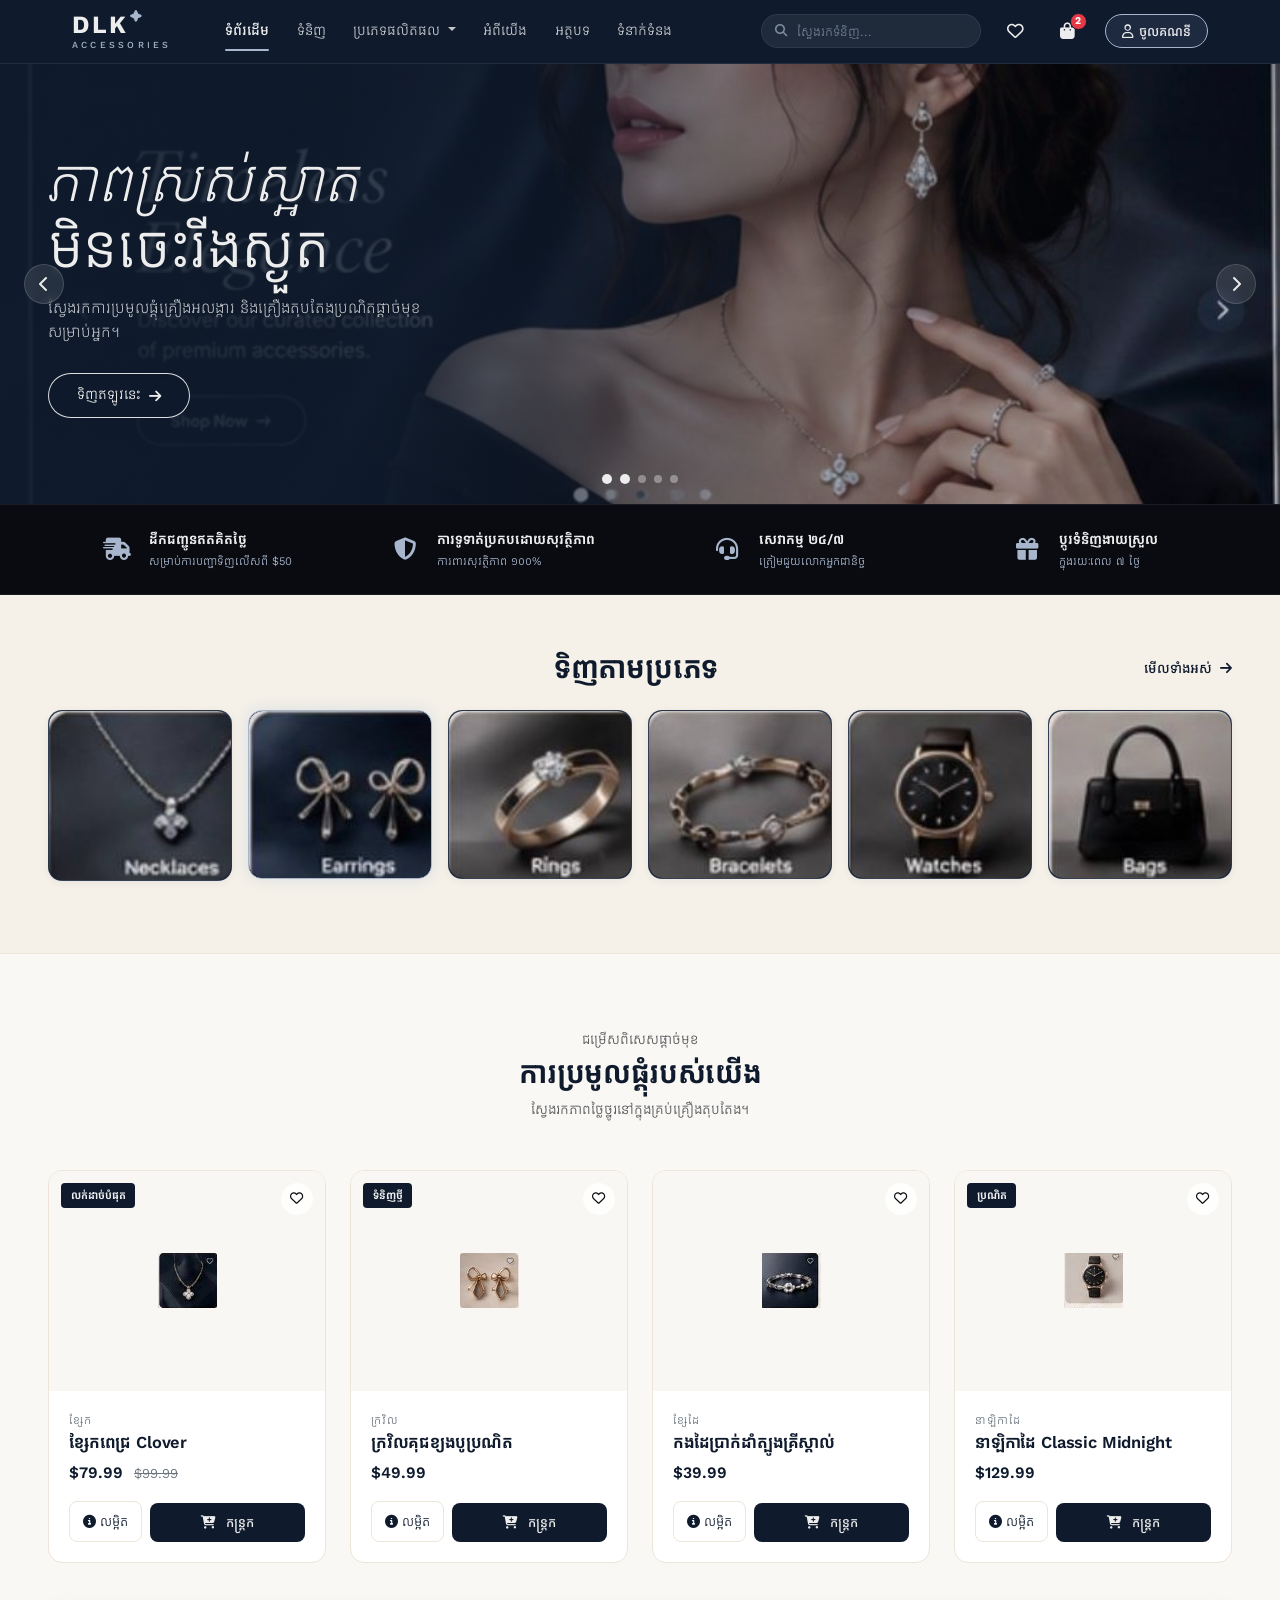
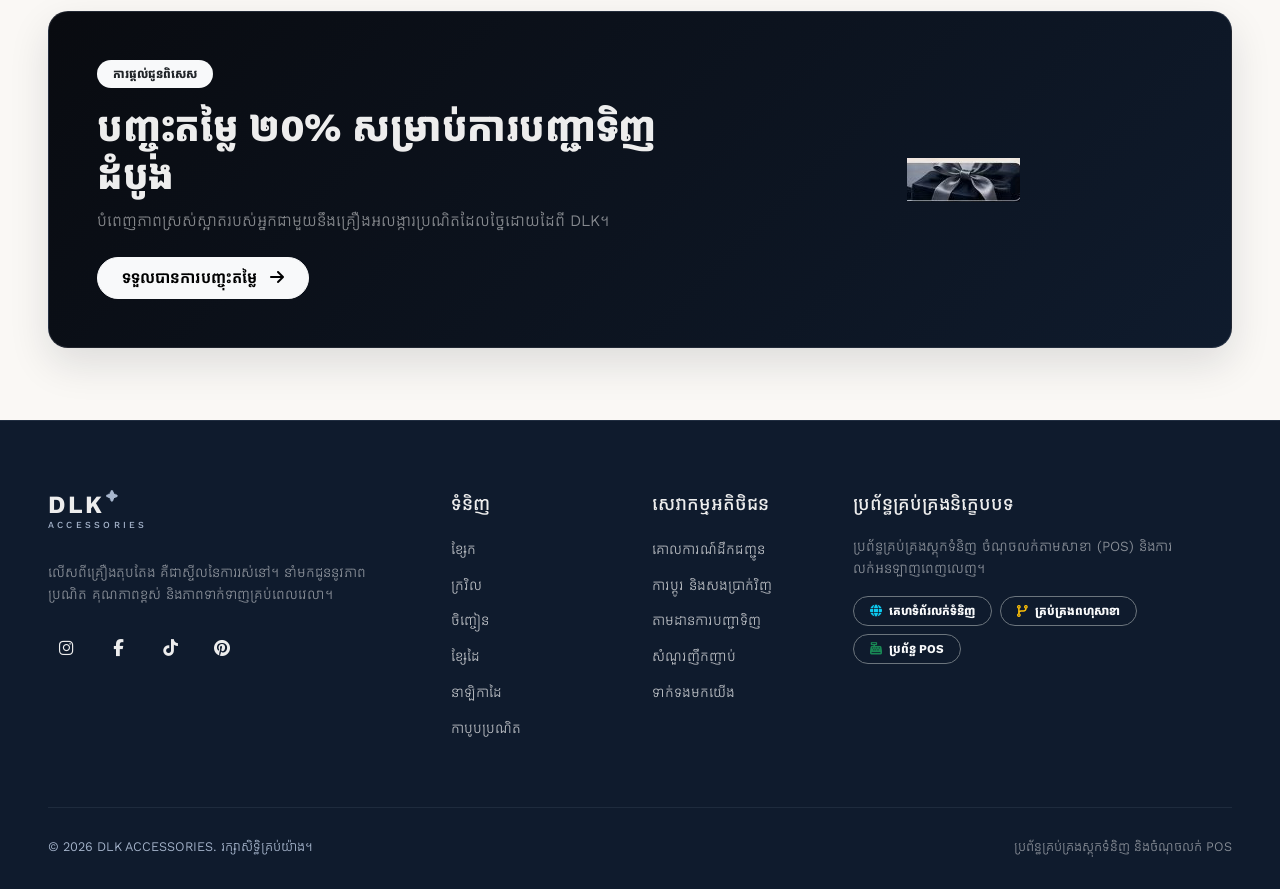
<file: index.html>
<!DOCTYPE html>
<html lang="km">

<head>
    <meta charset="UTF-8">
    <meta name="viewport" content="width=device-width, initial-scale=1.0">
    <title>ទំព័រដើម - DLK Accessories</title>

    <link rel="preconnect" href="https://fonts.googleapis.com">
    <link rel="preconnect" href="https://fonts.gstatic.com" crossorigin>
    <link href="https://fonts.googleapis.com/css2?family=Inter:ital,opsz,wght@0,14..32,100..900;1,14..32,100..900&family=Kantumruy+Pro:ital,wght@0,100..700;1,100..700&family=Playfair+Display:ital,wght@0,400..900;1,400..900&display=swap" rel="stylesheet">

    <link rel="stylesheet" href="assets/css/bootstrap/bootstrap-5.3.8-dist/css/bootstrap.min.css">
    <link rel="stylesheet" href="https://cdnjs.cloudflare.com/ajax/libs/font-awesome/6.5.2/css/all.min.css">
    <link rel="stylesheet" href="https://cdn.jsdelivr.net/npm/bootstrap-icons@1.11.3/font/bootstrap-icons.min.css">
    <link rel="stylesheet" href="assets/css/style.css">
</head>

<body>
    <nav class="navbar navbar-expand-lg dlk-navbar">
        <div class="container-fluid px-lg-5">
            <button class="navbar-toggler border-0 text-light me-2 d-lg-none" type="button" data-bs-toggle="collapse" data-bs-target="#dlkNavbarContent" aria-controls="dlkNavbarContent" aria-expanded="false" aria-label="បើកម៉ឺនុយ">
                <i class="fa-solid fa-bars fs-5"></i>
            </button>

            <a class="brand-wrapper me-lg-4" href="index.html">
                <span class="brand-title">DLK<span class="brand-sparkle">✦</span></span>
                <span class="brand-subtitle">ACCESSORIES</span>
            </a>

            <div class="collapse navbar-collapse" id="dlkNavbarContent">
                <ul class="navbar-nav me-auto mb-2 mb-lg-0 ms-lg-3">
                    <li class="nav-item">
                        <a class="nav-link active" aria-current="page" href="index.html">ទំព័រដើម</a>
                    </li>
                    <li class="nav-item">
                        <a class="nav-link" href="#shop">ទំនិញ</a>
                    </li>
                    <li class="nav-item dropdown">
                        <a class="nav-link dropdown-toggle" href="#" id="categoriesDropdown" role="button" data-bs-toggle="dropdown" aria-expanded="false">
                            ប្រភេទផលិតផល
                        </a>
                        <ul class="dropdown-menu dropdown-menu-dark" aria-labelledby="categoriesDropdown">
                            <li><a class="dropdown-item" href="#necklaces"><i class="fa-solid fa-gem me-2 opacity-75"></i>ខ្សែក</a></li>
                            <li><a class="dropdown-item" href="#earrings"><i class="fa-solid fa-sparkles me-2 opacity-75"></i>ក្រវិល</a></li>
                            <li><a class="dropdown-item" href="#rings"><i class="fa-regular fa-circle-dot me-2 opacity-75"></i>ចិញ្ចៀន</a></li>
                            <li><a class="dropdown-item" href="#bracelets"><i class="fa-solid fa-ring me-2 opacity-75"></i>ខ្សែដៃ</a></li>
                            <li><a class="dropdown-item" href="#watches"><i class="fa-solid fa-clock me-2 opacity-75"></i>នាឡិកាដៃ</a></li>
                            <li><a class="dropdown-item" href="#bags"><i class="fa-solid fa-bag-shopping me-2 opacity-75"></i>កាបូប</a></li>
                        </ul>
                    </li>
                    <li class="nav-item">
                        <a class="nav-link" href="#about">អំពីយើង</a>
                    </li>
                    <li class="nav-item">
                        <a class="nav-link" href="#blog">អត្ថបទ</a>
                    </li>
                    <li class="nav-item">
                        <a class="nav-link" href="#contact">ទំនាក់ទំនង</a>
                    </li>
                </ul>
            </div>

            <div class="d-flex align-items-center gap-2 gap-md-3">
                <div class="search-box position-relative d-none d-md-block">
                    <i class="fa-solid fa-magnifying-glass search-icon"></i>
                    <input type="text" id="headerSearchInput" class="form-control search-input" placeholder="ស្វែងរកទំនិញ..." aria-label="ស្វែងរកទំនិញ">
                </div>

                <a href="#wishlist" class="nav-action-btn" title="បញ្ជីចង់បាន">
                    <i class="fa-regular fa-heart"></i>
                </a>

                <a href="#cart" class="nav-action-btn position-relative" title="កន្ត្រកទំនិញ">
                    <i class="fa-solid fa-bag-shopping"></i>
                    <span class="badge rounded-pill bg-danger cart-badge">2</span>
                </a>

                <div id="navUserArea" class="d-inline-flex align-items-center">
                    <a href="login.html" id="navLoginBtn" class="nav-auth-btn ms-1" title="ចូលគណនី">
                        <i class="fa-regular fa-user"></i> ចូលគណនី
                    </a>
                </div>
            </div>
        </div>
    </nav>

    <header class="hero-section">
        <div class="hero-bg-layer"></div>
        <div class="hero-gradient-overlay"></div>

        <div class="container-fluid px-lg-5 position-relative">
            <div class="row align-items-center">
                <div class="col-12 col-md-8 col-lg-6">
                    <div class="hero-content">
                        <h1 class="hero-title">
                            <span class="title-italic">ភាពស្រស់ស្អាត</span>
                            មិនចេះរីងស្ងួត
                        </h1>
                        <p class="hero-subtitle">
                            ស្វែងរកការប្រមូលផ្តុំគ្រឿងអលង្ការ និងគ្រឿងតុបតែងប្រណិតផ្តាច់មុខសម្រាប់អ្នក។
                        </p>
                        <a href="#shop" class="hero-btn">
                            ទិញឥឡូវនេះ <i class="fa-solid fa-arrow-right ms-2"></i>
                        </a>
                    </div>
                </div>
            </div>
        </div>

        <a href="#prev" class="hero-arrow hero-arrow-prev d-none d-sm-flex" title="ស្លាយមុន">
            <i class="fa-solid fa-chevron-left"></i>
        </a>
        <a href="#next" class="hero-arrow hero-arrow-next d-none d-sm-flex" title="ស្លាយបន្ទាប់">
            <i class="fa-solid fa-chevron-right"></i>
        </a>

        <div class="hero-pagination">
            <span class="hero-dot active"></span>
            <span class="hero-dot active"></span>
            <span class="hero-dot"></span>
            <span class="hero-dot"></span>
            <span class="hero-dot"></span>
        </div>
    </header>

    <section class="trust-badges-bar">
        <div class="container-fluid px-lg-5">
            <div class="row g-3 g-md-0 align-items-center">
                <div class="col-6 col-md-3">
                    <div class="trust-badge-item">
                        <div class="trust-icon me-3">
                            <i class="fa-solid fa-truck-fast"></i>
                        </div>
                        <div>
                            <div class="trust-title">ដឹកជញ្ជូនឥតគិតថ្លៃ</div>
                            <div class="trust-desc">សម្រាប់ការបញ្ជាទិញលើសពី $50</div>
                        </div>
                    </div>
                </div>
                <div class="col-6 col-md-3">
                    <div class="trust-badge-item">
                        <div class="trust-icon me-3">
                            <i class="fa-solid fa-shield-halved"></i>
                        </div>
                        <div>
                            <div class="trust-title">ការទូទាត់ប្រកបដោយសុវត្ថិភាព</div>
                            <div class="trust-desc">ការពារសុវត្ថិភាព ១០០%</div>
                        </div>
                    </div>
                </div>
                <div class="col-6 col-md-3">
                    <div class="trust-badge-item">
                        <div class="trust-icon me-3">
                            <i class="fa-solid fa-headset"></i>
                        </div>
                        <div>
                            <div class="trust-title">សេវាកម្ម ២៤/៧</div>
                            <div class="trust-desc">ត្រៀមជួយលោកអ្នកជានិច្ច</div>
                        </div>
                    </div>
                </div>
                <div class="col-6 col-md-3">
                    <div class="trust-badge-item">
                        <div class="trust-icon me-3">
                            <i class="fa-solid fa-gift"></i>
                        </div>
                        <div>
                            <div class="trust-title">ប្តូរទំនិញងាយស្រួល</div>
                            <div class="trust-desc">ក្នុងរយៈពេល ៧ ថ្ងៃ</div>
                        </div>
                    </div>
                </div>
            </div>
        </div>
    </section>

    <section class="shop-category-section" id="categories">
        <div class="container-fluid px-lg-5">
            <div class="d-flex align-items-center justify-content-between mb-4">
                <div class="d-none d-md-block" style="width: 80px;"></div>
                <h2 class="section-title text-center mb-0 mx-auto">ទិញតាមប្រភេទ</h2>
                <a href="#shop" class="view-all-link">
                    មើលទាំងអស់ <i class="fa-solid fa-arrow-right ms-1"></i>
                </a>
            </div>

            <div class="row g-3 row-cols-2 row-cols-sm-3 row-cols-lg-6 justify-content-center">
                <div class="col">
                    <a href="#necklaces" class="category-card-wrapper" title="ស្វែងរកខ្សែក">
                        <div class="category-card">
                            <img src="assets/image/card_1_necklaces.png" alt="ប្រភេទខ្សែក" class="img-fluid">
                        </div>
                    </a>
                </div>

                <div class="col">
                    <a href="#earrings" class="category-card-wrapper" title="ស្វែងរកក្រវិល">
                        <div class="category-card active">
                            <img src="assets/image/card_2_earrings.png" alt="ប្រភេទក្រវិល" class="img-fluid">
                        </div>
                    </a>
                </div>

                <div class="col">
                    <a href="#rings" class="category-card-wrapper" title="ស្វែងរកចិញ្ចៀន">
                        <div class="category-card">
                            <img src="assets/image/card_3_rings.png" alt="ប្រភេទចិញ្ចៀន" class="img-fluid">
                        </div>
                    </a>
                </div>

                <div class="col">
                    <a href="#bracelets" class="category-card-wrapper" title="ស្វែងរកខ្សែដៃ">
                        <div class="category-card">
                            <img src="assets/image/card_4_bracelets.png" alt="ប្រភេទខ្សែដៃ" class="img-fluid">
                        </div>
                    </a>
                </div>

                <div class="col">
                    <a href="#watches" class="category-card-wrapper" title="ស្វែងរកនាឡិកាដៃ">
                        <div class="category-card">
                            <img src="assets/image/card_5_watches.png" alt="ប្រភេទនាឡិកាដៃ" class="img-fluid">
                        </div>
                    </a>
                </div>

                <div class="col">
                    <a href="#bags" class="category-card-wrapper" title="ស្វែងរកកាបូប">
                        <div class="category-card">
                            <img src="assets/image/card_6_bags.png" alt="ប្រភេទកាបូប" class="img-fluid">
                        </div>
                    </a>
                </div>
            </div>
        </div>
    </section>

    <section class="featured-products-section" id="shop">
        <div class="container-fluid px-lg-5">
            <div class="text-center mb-5">
                <span class="text-uppercase tracking-wider small text-muted">ជម្រើសពិសេសផ្តាច់មុខ</span>
                <h2 class="section-title mt-1">ការប្រមូលផ្តុំរបស់យើង</h2>
                <p class="text-muted small">ស្វែងរកភាពថ្លៃថ្នូរនៅក្នុងគ្រប់គ្រឿងតុបតែង។</p>
            </div>

            <div class="row g-4 row-cols-1 row-cols-sm-2 row-cols-md-3 row-cols-lg-4">
                <div class="col">
                    <div class="product-card">
                        <div class="product-thumb-container" data-bs-toggle="modal" data-bs-target="#productModal1" title="ចុចដើម្បីមើលព័ត៌មានលម្អិត">
                            <span class="product-badge">លក់ដាច់បំផុត</span>
                            <button class="wishlist-btn" title="បញ្ចូលក្នុងបញ្ជីចង់បាន" onclick="event.stopPropagation();"><i class="fa-regular fa-heart"></i></button>
                            <img src="assets/image/prod_diamond_necklace.png" alt="ខ្សែកពេជ្រ Clover" class="product-thumb-img">
                            <button class="quickview-btn" data-bs-toggle="modal" data-bs-target="#productModal1" title="មើលព័ត៌មានលម្អិត">
                                <i class="fa-solid fa-eye"></i>
                            </button>
                        </div>
                        <div class="product-body">
                            <div class="product-category">ខ្សែក</div>
                            <h3 class="product-title">
                                <a href="javascript:void(0)" class="product-title-link" data-bs-toggle="modal" data-bs-target="#productModal1">ខ្សែកពេជ្រ Clover</a>
                            </h3>
                            <div class="product-price">$79.99 <span class="old-price">$99.99</span></div>
                            <div class="d-flex gap-2 mt-auto">
                                <button class="btn-detail-card" data-bs-toggle="modal" data-bs-target="#productModal1" title="មើលលម្អិត">
                                    <i class="fa-solid fa-circle-info me-1"></i> លម្អិត
                                </button>
                                <button class="btn-add-cart flex-grow-1">
                                    <i class="fa-solid fa-cart-plus me-1"></i> កន្ត្រក
                                </button>
                            </div>
                        </div>
                    </div>
                </div>

                <div class="col">
                    <div class="product-card">
                        <div class="product-thumb-container" data-bs-toggle="modal" data-bs-target="#productModal2" title="ចុចដើម្បីមើលព័ត៌មានលម្អិត">
                            <span class="product-badge">ទំនិញថ្មី</span>
                            <button class="wishlist-btn" title="បញ្ចូលក្នុងបញ្ជីចង់បាន" onclick="event.stopPropagation();"><i class="fa-regular fa-heart"></i></button>
                            <img src="assets/image/prod_elegant_earrings.png" alt="ក្រវិលគុជខ្យងបូប្រណិត" class="product-thumb-img">
                            <button class="quickview-btn" data-bs-toggle="modal" data-bs-target="#productModal2" title="មើលព័ត៌មានលម្អិត">
                                <i class="fa-solid fa-eye"></i>
                            </button>
                        </div>
                        <div class="product-body">
                            <div class="product-category">ក្រវិល</div>
                            <h3 class="product-title">
                                <a href="javascript:void(0)" class="product-title-link" data-bs-toggle="modal" data-bs-target="#productModal2">ក្រវិលគុជខ្យងបូប្រណិត</a>
                            </h3>
                            <div class="product-price">$49.99</div>
                            <div class="d-flex gap-2 mt-auto">
                                <button class="btn-detail-card" data-bs-toggle="modal" data-bs-target="#productModal2" title="មើលលម្អិត">
                                    <i class="fa-solid fa-circle-info me-1"></i> លម្អិត
                                </button>
                                <button class="btn-add-cart flex-grow-1">
                                    <i class="fa-solid fa-cart-plus me-1"></i> កន្ត្រក
                                </button>
                            </div>
                        </div>
                    </div>
                </div>

                <div class="col">
                    <div class="product-card">
                        <div class="product-thumb-container" data-bs-toggle="modal" data-bs-target="#productModal3" title="ចុចដើម្បីមើលព័ត៌មានលម្អិត">
                            <button class="wishlist-btn" title="បញ្ចូលក្នុងបញ្ជីចង់បាន" onclick="event.stopPropagation();"><i class="fa-regular fa-heart"></i></button>
                            <img src="assets/image/prod_silver_bracelet.png" alt="កងដៃប្រាក់ដាំត្បូងគ្រីស្តាល់" class="product-thumb-img">
                            <button class="quickview-btn" data-bs-toggle="modal" data-bs-target="#productModal3" title="មើលព័ត៌មានលម្អិត">
                                <i class="fa-solid fa-eye"></i>
                            </button>
                        </div>
                        <div class="product-body">
                            <div class="product-category">ខ្សែដៃ</div>
                            <h3 class="product-title">
                                <a href="javascript:void(0)" class="product-title-link" data-bs-toggle="modal" data-bs-target="#productModal3">កងដៃប្រាក់ដាំត្បូងគ្រីស្តាល់</a>
                            </h3>
                            <div class="product-price">$39.99</div>
                            <div class="d-flex gap-2 mt-auto">
                                <button class="btn-detail-card" data-bs-toggle="modal" data-bs-target="#productModal3" title="មើលលម្អិត">
                                    <i class="fa-solid fa-circle-info me-1"></i> លម្អិត
                                </button>
                                <button class="btn-add-cart flex-grow-1">
                                    <i class="fa-solid fa-cart-plus me-1"></i> កន្ត្រក
                                </button>
                            </div>
                        </div>
                    </div>
                </div>

                <div class="col">
                    <div class="product-card">
                        <div class="product-thumb-container" data-bs-toggle="modal" data-bs-target="#productModal4" title="ចុចដើម្បីមើលព័ត៌មានលម្អិត">
                            <span class="product-badge">ប្រណិត</span>
                            <button class="wishlist-btn" title="បញ្ចូលក្នុងបញ្ជីចង់បាន" onclick="event.stopPropagation();"><i class="fa-regular fa-heart"></i></button>
                            <img src="assets/image/prod_classic_watch.png" alt="នាឡិកាដៃ Classic Midnight" class="product-thumb-img">
                            <button class="quickview-btn" data-bs-toggle="modal" data-bs-target="#productModal4" title="មើលព័ត៌មានលម្អិត">
                                <i class="fa-solid fa-eye"></i>
                            </button>
                        </div>
                        <div class="product-body">
                            <div class="product-category">នាឡិកាដៃ</div>
                            <h3 class="product-title">
                                <a href="javascript:void(0)" class="product-title-link" data-bs-toggle="modal" data-bs-target="#productModal4">នាឡិកាដៃ Classic Midnight</a>
                            </h3>
                            <div class="product-price">$129.99</div>
                            <div class="d-flex gap-2 mt-auto">
                                <button class="btn-detail-card" data-bs-toggle="modal" data-bs-target="#productModal4" title="មើលលម្អិត">
                                    <i class="fa-solid fa-circle-info me-1"></i> លម្អិត
                                </button>
                                <button class="btn-add-cart flex-grow-1">
                                    <i class="fa-solid fa-cart-plus me-1"></i> កន្ត្រក
                                </button>
                            </div>
                        </div>
                    </div>
                </div>
            </div>

            <div class="special-offer-banner mt-5 p-4 p-md-5">
                <div class="row align-items-center">
                    <div class="col-12 col-md-7 text-center text-md-start mb-3 mb-md-0">
                        <span class="badge bg-light text-dark px-3 py-2 rounded-pill mb-3">ការផ្តល់ជូនពិសេស</span>
                        <h2 class="display-6 fw-bold mb-2">បញ្ចុះតម្លៃ ២០% សម្រាប់ការបញ្ជាទិញដំបូង</h2>
                        <p class="text-white-50 mb-4">បំពេញភាពស្រស់ស្អាតរបស់អ្នកជាមួយនឹងគ្រឿងអលង្ការប្រណិតដែលច្នៃដោយដៃពី DLK។</p>
                        <a href="#shop" class="btn btn-light rounded-pill px-4 py-2 fw-semibold">
                            ទទួលបានការបញ្ចុះតម្លៃ <i class="fa-solid fa-arrow-right ms-2"></i>
                        </a>
                    </div>
                    <div class="col-12 col-md-5 text-center">
                        <img src="assets/image/special_offer_box.png" alt="ប្រអប់កាដូប្រណិត" class="img-fluid offer-gift-img">
                    </div>
                </div>
            </div>
        </div>
    </section>

    <div class="modal fade product-modal" id="productModal1" tabindex="-1" aria-labelledby="productModal1Label" aria-hidden="true">
        <div class="modal-dialog modal-lg modal-dialog-centered">
            <div class="modal-content">
                <div class="modal-header">
                    <h5 class="modal-title" id="productModal1Label">ព័ត៌មានលម្អិតអំពីទំនិញ</h5>
                    <button type="button" class="btn-close" data-bs-dismiss="modal" aria-label="បិទ"></button>
                </div>
                <div class="modal-body">
                    <div class="row g-4 align-items-center">
                        <div class="col-md-6">
                            <div class="modal-img-wrapper position-relative">
                                <span class="product-badge">លក់ដាច់បំផុត</span>
                                <img src="assets/image/prod_diamond_necklace.png" alt="ខ្សែកពេជ្រ Clover" class="img-fluid">
                            </div>
                        </div>
                        <div class="col-md-6">
                            <span class="badge bg-secondary-subtle text-dark mb-2">ខ្សែក</span>
                            <h3 class="product-title mb-2">ខ្សែកពេជ្រ Four-Leaf Clover</h3>
                            <div class="d-flex align-items-center gap-2 mb-3">
                                <div class="star-rating">
                                    <i class="fa-solid fa-star"></i>
                                    <i class="fa-solid fa-star"></i>
                                    <i class="fa-solid fa-star"></i>
                                    <i class="fa-solid fa-star"></i>
                                    <i class="fa-solid fa-star-half-stroke"></i>
                                </div>
                                <span class="small text-muted">(4.9 / 5 | 128 ការវាយតម្លៃ)</span>
                            </div>
                            <div class="modal-product-price mb-3">
                                $79.99 <span class="old-price text-muted fs-6 text-decoration-line-through ms-2">$99.99</span>
                                <span class="badge bg-danger ms-2">បញ្ចុះ ២០%</span>
                            </div>
                            <p class="small text-muted mb-3">
                                ខ្សែកពេជ្ររចនាម៉ូដស្លឹកឈើ ៤ ស្រទាប់ (Four-Leaf Clover) តំណាងឱ្យសំណាងល្អ សេចក្តីស្រឡាញ់ និងភាពរុងរឿង។ ច្នៃចេញពីមាសស ១៨K ដាំដោយគ្រាប់ពេជ្រ Zirconia ភ្លឺចែងចាំង មិនងាយហើរពណ៌ និងមានសុវត្ថិភាពសម្រាប់ស្បែក។
                            </p>
                            <table class="modal-spec-table">
                                <tbody>
                                    <tr>
                                        <td>សម្ភារៈ៖</td>
                                        <td>មាសស ១៨K (18K White Gold Plated)</td>
                                    </tr>
                                    <tr>
                                        <td>ប្រភេទត្បូង៖</td>
                                        <td>ពេជ្រ Zirconia គុណភាពខ្ពស់ AAA</td>
                                    </tr>
                                    <tr>
                                        <td>ប្រវែងខ្សែ៖</td>
                                        <td>40cm + 5cm (អាចសារ៉េបាន)</td>
                                    </tr>
                                    <tr>
                                        <td>ការធានា៖</td>
                                        <td>ធានាគុណភាព ៦ ខែ</td>
                                    </tr>
                                </tbody>
                            </table>
                            <div class="d-flex align-items-center gap-3 my-3">
                                <span class="small fw-semibold">ចំនួន៖</span>
                                <div class="qty-control">
                                    <button type="button" class="qty-btn" onclick="let input=this.nextElementSibling; if(input.value>1) input.value--;">-</button>
                                    <input type="text" class="qty-input" value="1" readonly>
                                    <button type="button" class="qty-btn" onclick="let input=this.previousElementSibling; input.value++;">+</button>
                                </div>
                                <span class="small text-success"><i class="fa-solid fa-check-circle me-1"></i>មានក្នុងស្តុក</span>
                            </div>
                            <div class="d-flex gap-2 pt-2">
                                <button type="button" class="btn btn-outline-dark flex-grow-1 py-2">
                                    <i class="fa-solid fa-cart-plus me-1"></i> បញ្ចូលកន្ត្រក
                                </button>
                                <button type="button" class="btn btn-buy-now flex-grow-1 py-2">
                                    <i class="fa-solid fa-bolt me-1"></i> ទិញឥឡូវនេះ
                                </button>
                            </div>
                        </div>
                    </div>
                </div>
            </div>
        </div>
    </div>

    <div class="modal fade product-modal" id="productModal2" tabindex="-1" aria-labelledby="productModal2Label" aria-hidden="true">
        <div class="modal-dialog modal-lg modal-dialog-centered">
            <div class="modal-content">
                <div class="modal-header">
                    <h5 class="modal-title" id="productModal2Label">ព័ត៌មានលម្អិតអំពីទំនិញ</h5>
                    <button type="button" class="btn-close" data-bs-dismiss="modal" aria-label="បិទ"></button>
                </div>
                <div class="modal-body">
                    <div class="row g-4 align-items-center">
                        <div class="col-md-6">
                            <div class="modal-img-wrapper position-relative">
                                <span class="product-badge">ទំនិញថ្មី</span>
                                <img src="assets/image/prod_elegant_earrings.png" alt="ក្រវិលគុជខ្យងបូប្រណិត" class="img-fluid">
                            </div>
                        </div>
                        <div class="col-md-6">
                            <span class="badge bg-secondary-subtle text-dark mb-2">ក្រវិល</span>
                            <h3 class="product-title mb-2">ក្រវិលគុជខ្យងបូប្រណិត</h3>
                            <div class="d-flex align-items-center gap-2 mb-3">
                                <div class="star-rating">
                                    <i class="fa-solid fa-star"></i>
                                    <i class="fa-solid fa-star"></i>
                                    <i class="fa-solid fa-star"></i>
                                    <i class="fa-solid fa-star"></i>
                                    <i class="fa-solid fa-star"></i>
                                </div>
                                <span class="small text-muted">(4.8 / 5 | 86 ការវាយតម្លៃ)</span>
                            </div>
                            <div class="modal-product-price mb-3">
                                $49.99
                            </div>
                            <p class="small text-muted mb-3">
                                ក្រវិលរចនាម៉ូដបូគួរឱ្យស្រឡាញ់ រួមផ្សំជាមួយគ្រាប់គុជខ្យងទឹកសាបធម្មជាតិ បង្ហាញពីភាពទន់ភ្លន់ ថ្លៃថ្នូរ និងភាពទាក់ទាញនារីសម័យថ្មី។ ស័ក្តិសមបំផុតសម្រាប់ពិធីជប់លៀង និងការដើរកម្សាន្តប្រចាំថ្ងៃ។
                            </p>
                            <table class="modal-spec-table">
                                <tbody>
                                    <tr>
                                        <td>សម្ភារៈ៖</td>
                                        <td>ប្រាក់សុទ្ធ 925 (Sterling Silver)</td>
                                    </tr>
                                    <tr>
                                        <td>ប្រភេទគុជ៖</td>
                                        <td>គុជខ្យងទឹកសាបធម្មជាតិ (Natural Pearl)</td>
                                    </tr>
                                    <tr>
                                        <td>ប្រភេទទំពក់៖</td>
                                        <td>ប្រាក់សុទ្ធប្រឆាំងអាឡែកហ្ស៊ីស្បែក</td>
                                    </tr>
                                    <tr>
                                        <td>ការធានា៖</td>
                                        <td>ធានាគុណភាព ៦ ខែ</td>
                                    </tr>
                                </tbody>
                            </table>
                            <div class="d-flex align-items-center gap-3 my-3">
                                <span class="small fw-semibold">ចំនួន៖</span>
                                <div class="qty-control">
                                    <button type="button" class="qty-btn" onclick="let input=this.nextElementSibling; if(input.value>1) input.value--;">-</button>
                                    <input type="text" class="qty-input" value="1" readonly>
                                    <button type="button" class="qty-btn" onclick="let input=this.previousElementSibling; input.value++;">+</button>
                                </div>
                                <span class="small text-success"><i class="fa-solid fa-check-circle me-1"></i>មានក្នុងស្តុក</span>
                            </div>
                            <div class="d-flex gap-2 pt-2">
                                <button type="button" class="btn btn-outline-dark flex-grow-1 py-2">
                                    <i class="fa-solid fa-cart-plus me-1"></i> បញ្ចូលកន្ត្រក
                                </button>
                                <button type="button" class="btn btn-buy-now flex-grow-1 py-2">
                                    <i class="fa-solid fa-bolt me-1"></i> ទិញឥឡូវនេះ
                                </button>
                            </div>
                        </div>
                    </div>
                </div>
            </div>
        </div>
    </div>

    <div class="modal fade product-modal" id="productModal3" tabindex="-1" aria-labelledby="productModal3Label" aria-hidden="true">
        <div class="modal-dialog modal-lg modal-dialog-centered">
            <div class="modal-content">
                <div class="modal-header">
                    <h5 class="modal-title" id="productModal3Label">ព័ត៌មានលម្អិតអំពីទំនិញ</h5>
                    <button type="button" class="btn-close" data-bs-dismiss="modal" aria-label="បិទ"></button>
                </div>
                <div class="modal-body">
                    <div class="row g-4 align-items-center">
                        <div class="col-md-6">
                            <div class="modal-img-wrapper position-relative">
                                <img src="assets/image/prod_silver_bracelet.png" alt="កងដៃប្រាក់ដាំត្បូងគ្រីស្តាល់" class="img-fluid">
                            </div>
                        </div>
                        <div class="col-md-6">
                            <span class="badge bg-secondary-subtle text-dark mb-2">ខ្សែដៃ</span>
                            <h3 class="product-title mb-2">កងដៃប្រាក់ដាំត្បូងគ្រីស្តាល់</h3>
                            <div class="d-flex align-items-center gap-2 mb-3">
                                <div class="star-rating">
                                    <i class="fa-solid fa-star"></i>
                                    <i class="fa-solid fa-star"></i>
                                    <i class="fa-solid fa-star"></i>
                                    <i class="fa-solid fa-star"></i>
                                    <i class="fa-solid fa-star-half-stroke"></i>
                                </div>
                                <span class="small text-muted">(4.7 / 5 | 94 ការវាយតម្លៃ)</span>
                            </div>
                            <div class="modal-product-price mb-3">
                                $39.99
                            </div>
                            <p class="small text-muted mb-3">
                                កងដៃប្រាក់រចនាយ៉ាងផ្ចិតផ្ចង់ ដាំគ្រីស្តាល់ភ្លឺផ្លេកជុំវិញ ផ្តល់នូវភាពទាក់ទាញ និងភាពរលោងស្រស់ស្អាតលើកដៃ។ អាចពាក់តែមួយ ឬពាក់တွែជាមួយនាឡិកាដៃដើម្បីបង្កើនភាពទាន់សម័យ។
                            </p>
                            <table class="modal-spec-table">
                                <tbody>
                                    <tr>
                                        <td>សម្ភារៈ៖</td>
                                        <td>ប្រាក់សុទ្ធ 925 ស្រោបប្លាទីន</td>
                                    </tr>
                                    <tr>
                                        <td>ប្រភេទគ្រីស្តាល់៖</td>
                                        <td>Austrian Crystals កាត់កម្រិតពិសេស</td>
                                    </tr>
                                    <tr>
                                        <td>ទំហំកងដៃ៖</td>
                                        <td>អង្កត់ផ្ចិត 5.8cm (អាចបត់បែនតម្រូវដៃបាន)</td>
                                    </tr>
                                    <tr>
                                        <td>ការធានា៖</td>
                                        <td>ធានាគុណភាព ៦ ខែ</td>
                                    </tr>
                                </tbody>
                            </table>
                            <div class="d-flex align-items-center gap-3 my-3">
                                <span class="small fw-semibold">ចំនួន៖</span>
                                <div class="qty-control">
                                    <button type="button" class="qty-btn" onclick="let input=this.nextElementSibling; if(input.value>1) input.value--;">-</button>
                                    <input type="text" class="qty-input" value="1" readonly>
                                    <button type="button" class="qty-btn" onclick="let input=this.previousElementSibling; input.value++;">+</button>
                                </div>
                                <span class="small text-success"><i class="fa-solid fa-check-circle me-1"></i>មានក្នុងស្តុក</span>
                            </div>
                            <div class="d-flex gap-2 pt-2">
                                <button type="button" class="btn btn-outline-dark flex-grow-1 py-2">
                                    <i class="fa-solid fa-cart-plus me-1"></i> បញ្ចូលកន្ត្រក
                                </button>
                                <button type="button" class="btn btn-buy-now flex-grow-1 py-2">
                                    <i class="fa-solid fa-bolt me-1"></i> ទិញឥឡូវនេះ
                                </button>
                            </div>
                        </div>
                    </div>
                </div>
            </div>
        </div>
    </div>

    <div class="modal fade product-modal" id="productModal4" tabindex="-1" aria-labelledby="productModal4Label" aria-hidden="true">
        <div class="modal-dialog modal-lg modal-dialog-centered">
            <div class="modal-content">
                <div class="modal-header">
                    <h5 class="modal-title" id="productModal4Label">ព័ត៌មានលម្អិតអំពីទំនិញ</h5>
                    <button type="button" class="btn-close" data-bs-dismiss="modal" aria-label="បិទ"></button>
                </div>
                <div class="modal-body">
                    <div class="row g-4 align-items-center">
                        <div class="col-md-6">
                            <div class="modal-img-wrapper position-relative">
                                <span class="product-badge">ប្រណិត</span>
                                <img src="assets/image/prod_classic_watch.png" alt="នាឡិកាដៃ Classic Midnight" class="img-fluid">
                            </div>
                        </div>
                        <div class="col-md-6">
                            <span class="badge bg-secondary-subtle text-dark mb-2">នាឡិកាដៃ</span>
                            <h3 class="product-title mb-2">នាឡិកាដៃ Classic Midnight</h3>
                            <div class="d-flex align-items-center gap-2 mb-3">
                                <div class="star-rating">
                                    <i class="fa-solid fa-star"></i>
                                    <i class="fa-solid fa-star"></i>
                                    <i class="fa-solid fa-star"></i>
                                    <i class="fa-solid fa-star"></i>
                                    <i class="fa-solid fa-star"></i>
                                </div>
                                <span class="small text-muted">(5.0 / 5 | 156 ការវាយតម្លៃ)</span>
                            </div>
                            <div class="modal-product-price mb-3">
                                $129.99
                            </div>
                            <p class="small text-muted mb-3">
                                នាឡិកាដៃប្រណិតពណ៌ Midnight Navy រចនាយ៉ាងឥតខ្ចោះ ជាមួយនឹងកញ្ចក់ Sapphire ការពារការឆ្កូត និងប្រព័ន្ធម៉ាស៊ីន Quartz របស់ប្រទេសជប៉ុនដែលដំណើរការយ៉ាងត្រឹមត្រូវបំផុត។ ការពារជម្រាបទឹកកម្រិត 3ATM។
                            </p>
                            <table class="modal-spec-table">
                                <tbody>
                                    <tr>
                                        <td>មុខកាត់នាឡិកា៖</td>
                                        <td>36mm (កម្រាស់ 7.5mm)</td>
                                    </tr>
                                    <tr>
                                        <td>កញ្ចក់មុខ៖</td>
                                        <td>Sapphire Crystal ការពារឆ្កូត</td>
                                    </tr>
                                    <tr>
                                        <td>ប្រព័ន្ធម៉ាស៊ីន៖</td>
                                        <td>Japanese Quartz Movement</td>
                                    </tr>
                                    <tr>
                                        <td>ជម្រាបទឹក៖</td>
                                        <td>3ATM / 30 ម៉ែត្រ</td>
                                    </tr>
                                    <tr>
                                        <td>ការធានា៖</td>
                                        <td>ធានា ១ ឆ្នាំពេញលេញលើម៉ាស៊ីន</td>
                                    </tr>
                                </tbody>
                            </table>
                            <div class="d-flex align-items-center gap-3 my-3">
                                <span class="small fw-semibold">ចំនួន៖</span>
                                <div class="qty-control">
                                    <button type="button" class="qty-btn" onclick="let input=this.nextElementSibling; if(input.value>1) input.value--;">-</button>
                                    <input type="text" class="qty-input" value="1" readonly>
                                    <button type="button" class="qty-btn" onclick="let input=this.previousElementSibling; input.value++;">+</button>
                                </div>
                                <span class="small text-success"><i class="fa-solid fa-check-circle me-1"></i>មានក្នុងស្តុក</span>
                            </div>
                            <div class="d-flex gap-2 pt-2">
                                <button type="button" class="btn btn-outline-dark flex-grow-1 py-2">
                                    <i class="fa-solid fa-cart-plus me-1"></i> បញ្ចូលកន្ត្រក
                                </button>
                                <button type="button" class="btn btn-buy-now flex-grow-1 py-2">
                                    <i class="fa-solid fa-bolt me-1"></i> ទិញឥឡូវនេះ
                                </button>
                            </div>
                        </div>
                    </div>
                </div>
            </div>
        </div>
    </div>

    <footer class="dlk-footer">
        <div class="container-fluid px-lg-5">
            <div class="row g-4">
                <div class="col-12 col-lg-4">
                    <a class="brand-wrapper mb-3" href="index.html">
                        <span class="brand-title">DLK<span class="brand-sparkle">✦</span></span>
                        <span class="brand-subtitle">ACCESSORIES</span>
                    </a>
                    <p class="small text-white-50 pe-lg-4 mt-3">
                        លើសពីគ្រឿងតុបតែង គឺជាស្ទីលនៃការរស់នៅ។ នាំមកជូននូវភាពប្រណិត គុណភាពខ្ពស់ និងភាពទាក់ទាញគ្រប់ពេលវេលា។
                    </p>
                    <div class="d-flex gap-3 mt-4">
                        <a href="#" class="nav-action-btn"><i class="fa-brands fa-instagram"></i></a>
                        <a href="#" class="nav-action-btn"><i class="fa-brands fa-facebook-f"></i></a>
                        <a href="#" class="nav-action-btn"><i class="fa-brands fa-tiktok"></i></a>
                        <a href="#" class="nav-action-btn"><i class="fa-brands fa-pinterest"></i></a>
                    </div>
                </div>

                <div class="col-6 col-md-3 col-lg-2">
                    <h5 class="footer-heading">ទំនិញ</h5>
                    <ul class="footer-links">
                        <li><a href="#necklaces">ខ្សែក</a></li>
                        <li><a href="#earrings">ក្រវិល</a></li>
                        <li><a href="#rings">ចិញ្ចៀន</a></li>
                        <li><a href="#bracelets">ខ្សែដៃ</a></li>
                        <li><a href="#watches">នាឡិកាដៃ</a></li>
                        <li><a href="#bags">កាបូបប្រណិត</a></li>
                    </ul>
                </div>

                <div class="col-6 col-md-3 col-lg-2">
                    <h5 class="footer-heading">សេវាកម្មអតិថិជន</h5>
                    <ul class="footer-links">
                        <li><a href="#shipping">គោលការណ៍ដឹកជញ្ជូន</a></li>
                        <li><a href="#returns">ការប្តូរ និងសងប្រាក់វិញ</a></li>
                        <li><a href="#tracking">តាមដានការបញ្ជាទិញ</a></li>
                        <li><a href="#faq">សំណួរញឹកញាប់</a></li>
                        <li><a href="#contact">ទាក់ទងមកយើង</a></li>
                    </ul>
                </div>

                <div class="col-12 col-md-6 col-lg-4">
                    <h5 class="footer-heading">ប្រព័ន្ធគ្រប់គ្រងនិក្ខេបបទ</h5>
                    <p class="small text-white-50">
                        ប្រព័ន្ធគ្រប់គ្រងស្តុកទំនិញ ចំណុចលក់តាមសាខា (POS) និងការលក់អនឡាញពេញលេញ។
                    </p>
                    <div class="d-flex flex-wrap gap-2 mt-3">
                        <span class="badge border border-secondary text-light px-3 py-2 rounded-pill small">
                            <i class="fa-solid fa-globe me-1 text-info"></i> គេហទំព័រលក់ទំនិញ
                        </span>
                        <span class="badge border border-secondary text-light px-3 py-2 rounded-pill small">
                            <i class="fa-solid fa-code-branch me-1 text-warning"></i> គ្រប់គ្រងពហុសាខា
                        </span>
                        <span class="badge border border-secondary text-light px-3 py-2 rounded-pill small">
                            <i class="fa-solid fa-cash-register me-1 text-success"></i> ប្រព័ន្ធ POS
                        </span>
                    </div>
                </div>
            </div>

            <div class="footer-bottom d-flex flex-column flex-md-row justify-content-between align-items-center text-center text-md-start">
                <div>
                    &copy; 2026 DLK ACCESSORIES. រក្សាសិទ្ធិគ្រប់យ៉ាង។
                </div>
                <div class="mt-2 mt-md-0">
                    <span class="text-white-50">ប្រព័ន្ធគ្រប់គ្រងស្តុកទំនិញ និងចំណុចលក់ POS</span>
                </div>
            </div>
        </div>
    </footer>

    <div class="mobile-bottom-nav justify-content-around align-items-center">
        <a href="index.html" class="mobile-nav-link active">
            <i class="fa-solid fa-house"></i>
            <span>ទំព័រដើម</span>
        </a>
        <a href="#shop" class="mobile-nav-link">
            <i class="fa-solid fa-store"></i>
            <span>ទំនិញ</span>
        </a>
        <a href="#cart" class="mobile-nav-link position-relative">
            <i class="fa-solid fa-bag-shopping"></i>
            <span class="badge rounded-pill bg-danger cart-badge" style="top:-3px; right:3px;">2</span>
            <span>កន្ត្រក</span>
        </a>
        <a href="login.html" id="mobileAccountLink" class="mobile-nav-link">
            <i class="fa-regular fa-user"></i>
            <span id="mobileAccountText">គណនី</span>
        </a>
    </div>

    <div class="modal fade product-modal" id="loginRequiredModal" tabindex="-1" aria-labelledby="loginRequiredModalLabel" aria-hidden="true">
        <div class="modal-dialog modal-dialog-centered">
            <div class="modal-content text-center p-4">
                <div class="mb-3">
                    <span style="display:inline-flex;width:64px;height:64px;border-radius:50%;background:rgba(30,42,64,0.1);align-items:center;justify-content:center;color:var(--primary-midnight);font-size:1.8rem;">
                        <i class="fa-solid fa-lock"></i>
                    </span>
                </div>
                <h4 class="modal-title mb-2" id="loginRequiredModalLabel">សូមចូលគណនីជាមុនសិន</h4>
                <p class="text-muted small mb-4">
                    លោកអ្នកត្រូវតែចូលគណនី ឬចុះឈ្មោះជាសមាជិកថ្មីជាមុនសិន ទើបអាចស្វែងរកគ្រឿងអលង្ការ និងមើលតម្លៃពិសេសក្នុងគេហទំព័ររបស់យើងបាន។
                </p>
                <div class="d-grid gap-2">
                    <a href="login.html?redirect=search" class="btn btn-auth-primary py-2">
                        <i class="fa-solid fa-right-to-bracket me-2"></i> ចូលគណនីឥឡូវនេះ
                    </a>
                    <a href="login.html?redirect=search&mode=register" class="btn btn-outline-dark py-2">
                        <i class="fa-solid fa-user-plus me-2"></i> ចុះឈ្មោះជាសមាជិកថ្មី
                    </a>
                </div>
            </div>
        </div>
    </div>

    <script src="assets/css/bootstrap/bootstrap-5.3.8-dist/js/bootstrap.bundle.min.js"></script>
    <script>
        function checkAuthStatus() {
            const userJson = localStorage.getItem('dlk_user');
            const navUserArea = document.getElementById('navUserArea');
            const mobileAccountText = document.getElementById('mobileAccountText');
            const mobileAccountLink = document.getElementById('mobileAccountLink');

            if (userJson) {
                try {
                    const user = JSON.parse(userJson);
                    if (user && user.isLoggedIn) {
                        if (navUserArea) {
                            navUserArea.innerHTML = `
                                <div class="dropdown">
                                    <a class="user-avatar-btn dropdown-toggle d-flex align-items-center gap-2 text-decoration-none text-light ms-1" href="#" role="button" data-bs-toggle="dropdown" aria-expanded="false">
                                        <img src="assets/image/avatar_pouly.png" alt="${user.name}" class="user-avatar rounded-circle">
                                        <span class="d-none d-xl-inline small">${user.name}</span>
                                    </a>
                                    <ul class="dropdown-menu dropdown-menu-dark dropdown-menu-end">
                                        <li><span class="dropdown-item-text text-white-50 small">ចូលដោយ៖ <strong>${user.name}</strong></span></li>
                                        <li><hr class="dropdown-divider border-secondary"></li>
                                        <li><a class="dropdown-item" href="javascript:void(0)" onclick="logoutUser()"><i class="fa-solid fa-right-from-bracket me-2"></i>ចេញពីគណនី</a></li>
                                    </ul>
                                </div>
                            `;
                        }
                        if (mobileAccountText) {
                            mobileAccountText.textContent = user.name || 'គណនី';
                        }
                        if (mobileAccountLink) {
                            mobileAccountLink.href = 'javascript:void(0)';
                            mobileAccountLink.onclick = function() {
                                if (confirm('តើអ្នកចង់ចេញពីគណនី (' + user.name + ') មែនទេ?')) {
                                    logoutUser();
                                }
                            };
                        }
                        return true;
                    }
                } catch(e) {}
            }
            return false;
        }

        function logoutUser() {
            localStorage.removeItem('dlk_user');
            window.location.reload();
        }

        function setupSearchProtection() {
            const searchInput = document.getElementById('headerSearchInput');
            if (!searchInput) return;

            searchInput.addEventListener('focus', function(e) {
                const isLoggedIn = checkAuthStatus();
                if (!isLoggedIn) {
                    searchInput.blur();
                    const loginModal = new bootstrap.Modal(document.getElementById('loginRequiredModal'));
                    loginModal.show();
                }
            });

            searchInput.addEventListener('keydown', function(e) {
                if (e.key === 'Enter') {
                    const isLoggedIn = checkAuthStatus();
                    if (!isLoggedIn) {
                        e.preventDefault();
                        const loginModal = new bootstrap.Modal(document.getElementById('loginRequiredModal'));
                        loginModal.show();
                    }
                }
            });
        }

        window.addEventListener('DOMContentLoaded', function() {
            checkAuthStatus();
            setupSearchProtection();
        });
    </script>
</body>

</html>
</file>
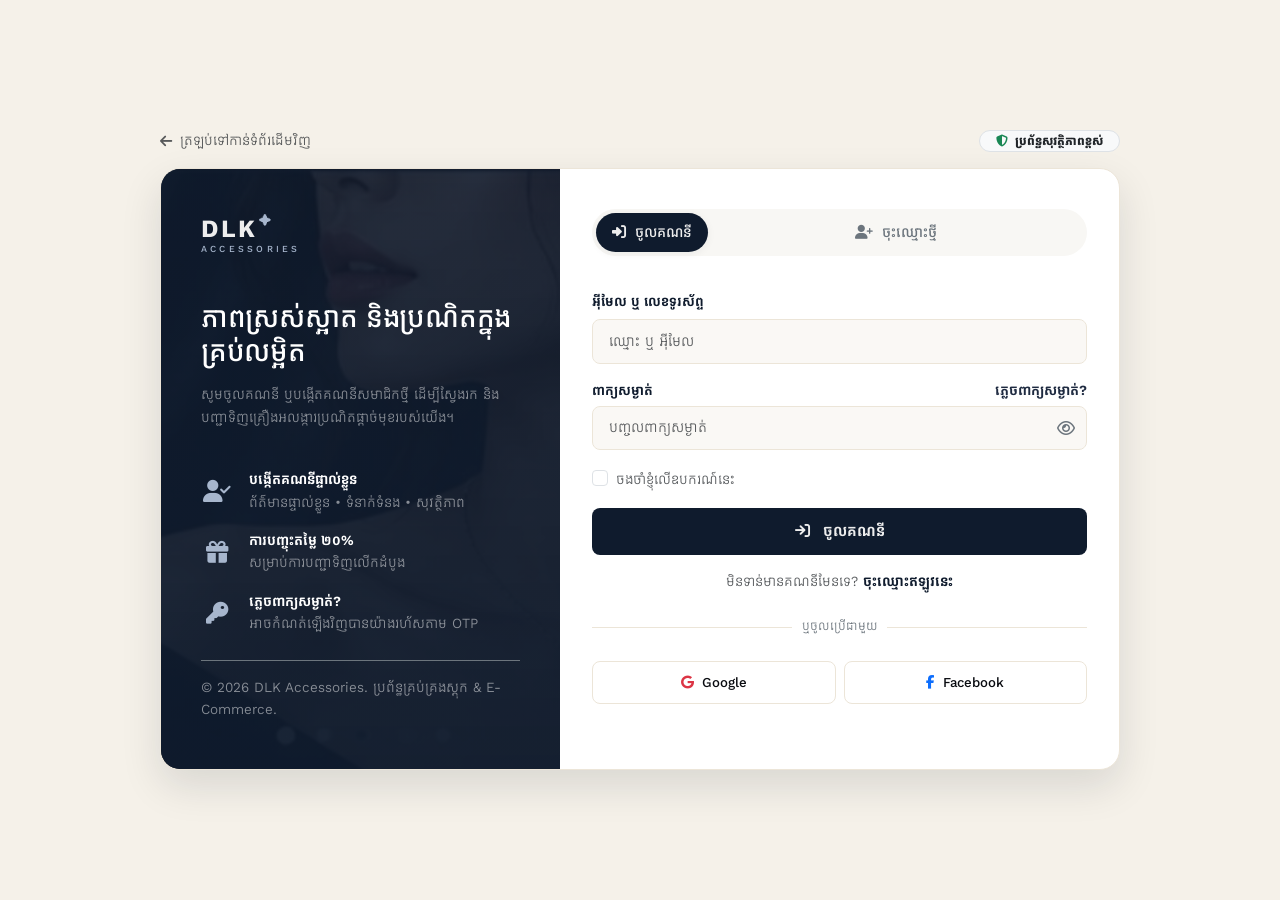
<file: login.html>
<!DOCTYPE html>
<html lang="km">

<head>
    <meta charset="UTF-8">
    <meta name="viewport" content="width=device-width, initial-scale=1.0">
    <title>ចូលគណនី / ចុះឈ្មោះ - DLK Accessories</title>

    <link rel="preconnect" href="https://fonts.googleapis.com">
    <link rel="preconnect" href="https://fonts.gstatic.com" crossorigin>
    <link href="https://fonts.googleapis.com/css2?family=Inter:ital,opsz,wght@0,14..32,100..900;1,14..32,100..900&family=Kantumruy+Pro:ital,wght@0,100..700;1,100..700&family=Playfair+Display:ital,wght@0,400..900;1,400..900&display=swap" rel="stylesheet">

    <link rel="stylesheet" href="assets/css/bootstrap/bootstrap-5.3.8-dist/css/bootstrap.min.css">
    <link rel="stylesheet" href="https://cdnjs.cloudflare.com/ajax/libs/font-awesome/6.5.2/css/all.min.css">
    <link rel="stylesheet" href="https://cdn.jsdelivr.net/npm/bootstrap-icons@1.11.3/font/bootstrap-icons.min.css">
    <link rel="stylesheet" href="assets/css/style.css">
</head>

<body>
    <div class="auth-page">
        <div class="auth-container">
            <div class="mb-3 d-flex justify-content-between align-items-center">
                <a href="index.html" class="text-decoration-none text-muted small d-inline-flex align-items-center gap-2">
                    <i class="fa-solid fa-arrow-left"></i> ត្រឡប់ទៅកាន់ទំព័រដើមវិញ
                </a>
                <span class="badge bg-light text-dark border px-3 py-1 small rounded-pill">
                    <i class="fa-solid fa-shield-halved text-success me-1"></i> ប្រព័ន្ធសុវត្ថិភាពខ្ពស់
                </span>
            </div>

            <div class="auth-card">
                <div class="row g-0">
                    <div class="col-lg-5 d-none d-lg-block">
                        <div class="auth-sidebar">
                            <div>
                                <a class="brand-wrapper mb-4" href="index.html">
                                    <span class="brand-title">DLK<span class="brand-sparkle">✦</span></span>
                                    <span class="brand-subtitle">ACCESSORIES</span>
                                </a>
                                <h3 class="font-serif mt-4 text-white">ភាពស្រស់ស្អាត និងប្រណិតក្នុងគ្រប់លម្អិត</h3>
                                <p class="small text-white-50 mt-3">
                                    សូមចូលគណនី ឬបង្កើតគណនីសមាជិកថ្មី ដើម្បីស្វែងរក និងបញ្ជាទិញគ្រឿងអលង្ការប្រណិតផ្តាច់មុខរបស់យើង។
                                </p>
                            </div>

                            <div class="my-4">
                                <div class="d-flex align-items-center gap-3 mb-3">
                                    <div class="trust-icon" style="color: var(--primary-silver-blue);">
                                        <i class="fa-solid fa-user-check"></i>
                                    </div>
                                    <div class="small">
                                        <div class="fw-semibold text-white">បង្កើតគណនីផ្ទាល់ខ្លួន</div>
                                        <div class="text-white-50">ព័ត៌មានផ្ទាល់ខ្លួន • ទំនាក់ទំនង • សុវត្ថិភាព</div>
                                    </div>
                                </div>
                                <div class="d-flex align-items-center gap-3 mb-3">
                                    <div class="trust-icon" style="color: var(--primary-silver-blue);">
                                        <i class="fa-solid fa-gift"></i>
                                    </div>
                                    <div class="small">
                                        <div class="fw-semibold text-white">ការបញ្ចុះតម្លៃ ២០%</div>
                                        <div class="text-white-50">សម្រាប់ការបញ្ជាទិញលើកដំបូង</div>
                                    </div>
                                </div>
                                <div class="d-flex align-items-center gap-3">
                                    <div class="trust-icon" style="color: var(--primary-silver-blue);">
                                        <i class="fa-solid fa-key"></i>
                                    </div>
                                    <div class="small">
                                        <div class="fw-semibold text-white">ភ្លេចពាក្យសម្ងាត់?</div>
                                        <div class="text-white-50">អាចកំណត់ឡើងវិញបានយ៉ាងរហ័សតាម OTP</div>
                                    </div>
                                </div>
                            </div>

                            <div class="small text-white-50 border-top border-secondary pt-3">
                                &copy; 2026 DLK Accessories. ប្រព័ន្ធគ្រប់គ្រងស្តុក & E-Commerce.
                            </div>
                        </div>
                    </div>

                    <div class="col-lg-7">
                        <div class="auth-form-wrapper">
                            <div class="text-center d-lg-none mb-4">
                                <a class="brand-wrapper" href="index.html">
                                    <span class="brand-title text-dark">DLK<span class="brand-sparkle text-primary">✦</span></span>
                                    <span class="brand-subtitle text-muted">ACCESSORIES</span>
                                </a>
                            </div>

                            <div id="redirectNotice" class="alert alert-info py-2 px-3 small d-none mb-3" role="alert">
                                <i class="fa-solid fa-circle-info me-1"></i> សូមចូលគណនី ឬចុះឈ្មោះជាមុនសិន ដើម្បីស្វែងរកគ្រឿងអលង្ការក្នុងគេហទំព័រ!
                            </div>

                            <div id="authAlert" class="alert d-none py-2 px-3 small mb-3" role="alert"></div>

                            <div id="mainAuthNav" class="mb-4">
                                <ul class="nav auth-nav-pills" role="tablist">
                                    <li class="nav-item flex-fill" role="presentation">
                                        <button class="nav-link active" id="tabBtnLogin" type="button" onclick="switchToMode('login')">
                                            <i class="fa-solid fa-right-to-bracket me-1"></i> ចូលគណនី
                                        </button>
                                    </li>
                                    <li class="nav-item flex-fill" role="presentation">
                                        <button class="nav-link" id="tabBtnRegister" type="button" onclick="switchToMode('register')">
                                            <i class="fa-solid fa-user-plus me-1"></i> ចុះឈ្មោះថ្មី
                                        </button>
                                    </li>
                                </ul>
                            </div>

                            <div id="panelLogin" class="auth-panel">
                                <form id="loginForm" onsubmit="handleLogin(event)">
                                    <div class="mb-3">
                                        <label class="auth-form-label" for="loginEmail">អ៊ីមែល ឬ លេខទូរស័ព្ទ</label>
                                        <input type="text" class="form-control auth-form-control" id="loginEmail" placeholder="ឈ្មោះ ឬ អ៊ីមែល" required>
                                    </div>

                                    <div class="mb-3">
                                        <div class="d-flex justify-content-between align-items-center mb-1">
                                            <label class="auth-form-label mb-0" for="loginPassword">ពាក្យសម្ងាត់</label>
                                            <a href="javascript:void(0)" onclick="switchToMode('forgot')" class="small text-decoration-none fw-semibold" style="color: var(--primary-deep-navy);">ភ្លេចពាក្យសម្ងាត់?</a>
                                        </div>
                                        <div class="input-group-password">
                                            <input type="password" class="form-control auth-form-control" id="loginPassword" placeholder="បញ្ចូលពាក្យសម្ងាត់" required>
                                            <button type="button" class="btn-password-toggle" onclick="togglePasswordVisibility('loginPassword', this)">
                                                <i class="fa-regular fa-eye"></i>
                                            </button>
                                        </div>
                                    </div>

                                    <div class="mb-3 form-check">
                                        <input type="checkbox" class="form-check-input" id="rememberMe">
                                        <label class="form-check-label small text-muted" for="rememberMe">ចងចាំខ្ញុំលើឧបករណ៍នេះ</label>
                                    </div>

                                    <button type="submit" class="btn btn-auth-primary mb-3">
                                        <i class="fa-solid fa-arrow-right-to-bracket me-2"></i> ចូលគណនី
                                    </button>

                                    <div class="text-center small text-muted mb-3">
                                        មិនទាន់មានគណនីមែនទេ? <a href="javascript:void(0)" onclick="switchToMode('register')" class="fw-semibold text-decoration-none" style="color: var(--primary-midnight);">ចុះឈ្មោះឥឡូវនេះ</a>
                                    </div>

                                    <div class="auth-divider">ឬចូលប្រើជាមួយ</div>

                                    <div class="row g-2">
                                        <div class="col-6">
                                            <button type="button" class="btn-social-login" onclick="socialLogin('Google')">
                                                <i class="fa-brands fa-google text-danger"></i> Google
                                            </button>
                                        </div>
                                        <div class="col-6">
                                            <button type="button" class="btn-social-login" onclick="socialLogin('Facebook')">
                                                <i class="fa-brands fa-facebook-f text-primary"></i> Facebook
                                            </button>
                                        </div>
                                    </div>
                                </form>
                            </div>

                            <div id="panelRegister" class="auth-panel d-none">
                                <div class="stepper-container">
                                    <div class="stepper-step active" id="regStepIndicator1">
                                        <div class="step-circle">1</div>
                                        <span class="step-title">ព័ត៌មានផ្ទាល់ខ្លួន</span>
                                    </div>
                                    <div class="stepper-step" id="regStepIndicator2">
                                        <div class="step-circle">2</div>
                                        <span class="step-title">ទំនាក់ទំនង</span>
                                    </div>
                                    <div class="stepper-step" id="regStepIndicator3">
                                        <div class="step-circle">3</div>
                                        <span class="step-title">សុវត្ថិភាព</span>
                                    </div>
                                </div>

                                <div id="regStep1" class="step-pane active">
                                    <div class="mb-3">
                                        <label class="auth-form-label" for="regFullName">ឈ្មោះពេញ <span class="text-danger">*</span></label>
                                        <input type="text" class="form-control auth-form-control" id="regFullName" placeholder="ឧ. ចាន់ សុភាព" required>
                                    </div>

                                    <div class="mb-3">
                                        <label class="auth-form-label" for="regUsername">ឈ្មោះអ្នកប្រើប្រាស់ (Username) <span class="text-danger">*</span></label>
                                        <input type="text" class="form-control auth-form-control" id="regUsername" placeholder="ឧ. sopheap_dlk" required>
                                    </div>

                                    <div class="row g-2 mb-3">
                                        <div class="col-6">
                                            <label class="auth-form-label" for="regGender">ភេទ</label>
                                            <select class="form-select auth-form-control" id="regGender">
                                                <option value="ស្រី">ស្រី</option>
                                                <option value="ប្រុស">ប្រុស</option>
                                                <option value="ផ្សេងៗ">ផ្សេងៗ</option>
                                            </select>
                                        </div>
                                        <div class="col-6">
                                            <label class="auth-form-label" for="regDob">ថ្ងៃខែឆ្នាំកំណើត</label>
                                            <input type="date" class="form-control auth-form-control" id="regDob">
                                        </div>
                                    </div>

                                    <div class="d-flex justify-content-between align-items-center mt-4">
                                        <button type="button" class="btn btn-step-prev" onclick="switchToMode('login')">
                                            <i class="fa-solid fa-arrow-left me-1"></i> ចូលគណនី
                                        </button>
                                        <button type="button" class="btn btn-step-next" onclick="goToRegisterStep(2)">
                                            បន្ទាប់ <i class="fa-solid fa-arrow-right ms-1"></i>
                                        </button>
                                    </div>
                                </div>

                                <div id="regStep2" class="step-pane">
                                    <div class="mb-3">
                                        <label class="auth-form-label" for="regEmail">អាសយដ្ឋានអ៊ីមែល <span class="text-danger">*</span></label>
                                        <input type="email" class="form-control auth-form-control" id="regEmail" placeholder="sopheap@example.com" required>
                                    </div>

                                    <div class="mb-3">
                                        <label class="auth-form-label" for="regPhone">លេខទូរស័ព្ទ <span class="text-danger">*</span></label>
                                        <input type="tel" class="form-control auth-form-control" id="regPhone" placeholder="012 345 678" required>
                                    </div>

                                    <div class="mb-3">
                                        <label class="auth-form-label" for="regCity">រាជធានី / ខេត្ត</label>
                                        <select class="form-select auth-form-control" id="regCity">
                                            <option value="រាជធានីភ្នំពេញ">រាជធានីភ្នំពេញ</option>
                                            <option value="ខេត្តសៀមរាប">ខេត្តសៀមរាប</option>
                                            <option value="ខេត្តបាត់ដំបង">ខេត្តបាត់ដំបង</option>
                                            <option value="ខេត្តព្រះសីហនុ">ខេត្តព្រះសីហនុ</option>
                                            <option value="ខេត្តកំពត">ខេត្តកំពត</option>
                                            <option value="ខេត្តផ្សេងៗ">ខេត្តផ្សេងៗ</option>
                                        </select>
                                    </div>

                                    <div class="d-flex justify-content-between align-items-center mt-4">
                                        <button type="button" class="btn btn-step-prev" onclick="goToRegisterStep(1)">
                                            <i class="fa-solid fa-arrow-left me-1"></i> ថយក្រោយ
                                        </button>
                                        <button type="button" class="btn btn-step-next" onclick="goToRegisterStep(3)">
                                            បន្ទាប់ <i class="fa-solid fa-arrow-right ms-1"></i>
                                        </button>
                                    </div>
                                </div>

                                <div id="regStep3" class="step-pane">
                                    <div class="mb-3">
                                        <label class="auth-form-label" for="regPassword">បង្កើតពាក្យសម្ងាត់ <span class="text-danger">*</span></label>
                                        <div class="input-group-password">
                                            <input type="password" class="form-control auth-form-control" id="regPassword" placeholder="យ៉ាងតិច ៦ ខ្ទង់" required minlength="6">
                                            <button type="button" class="btn-password-toggle" onclick="togglePasswordVisibility('regPassword', this)">
                                                <i class="fa-regular fa-eye"></i>
                                            </button>
                                        </div>
                                    </div>

                                    <div class="mb-3">
                                        <label class="auth-form-label" for="regConfirmPassword">បញ្ជាក់ពាក្យសម្ងាត់ <span class="text-danger">*</span></label>
                                        <div class="input-group-password">
                                            <input type="password" class="form-control auth-form-control" id="regConfirmPassword" placeholder="បញ្ចូលពាក្យសម្ងាត់ម្តងទៀត" required minlength="6">
                                            <button type="button" class="btn-password-toggle" onclick="togglePasswordVisibility('regConfirmPassword', this)">
                                                <i class="fa-regular fa-eye"></i>
                                            </button>
                                        </div>
                                    </div>

                                    <div class="mb-3 form-check">
                                        <input type="checkbox" class="form-check-input" id="termsAgree" required checked>
                                        <label class="form-check-label small text-muted" for="termsAgree">
                                            ខ្ញុំយល់ព្រមតាម <a href="javascript:void(0)" class="text-decoration-none">លក្ខខណ្ឌប្រើប្រាស់</a> និង <a href="javascript:void(0)" class="text-decoration-none">គោលការណ៍ឯកជនភាព</a>
                                        </label>
                                    </div>

                                    <div class="d-flex justify-content-between align-items-center mt-4">
                                        <button type="button" class="btn btn-step-prev" onclick="goToRegisterStep(2)">
                                            <i class="fa-solid fa-arrow-left me-1"></i> ថយក្រោយ
                                        </button>
                                        <button type="button" class="btn btn-auth-primary" style="width: auto; padding: 0.65rem 1.5rem;" onclick="submitCompleteRegistration()">
                                            <i class="fa-solid fa-check me-1"></i> បញ្ចប់ការចុះឈ្មោះ & ចូលគណនី
                                        </button>
                                    </div>
                                </div>
                            </div>

                            <div id="panelForgot" class="auth-panel d-none">
                                <div class="d-flex align-items-center justify-content-between mb-3 border-bottom pb-2">
                                    <h5 class="mb-0 font-serif text-dark">
                                        <i class="fa-solid fa-key me-2 text-warning"></i> កំណត់ពាក្យសម្ងាត់ឡើងវិញ
                                    </h5>
                                    <button type="button" class="btn btn-sm text-muted" onclick="switchToMode('login')">
                                        <i class="fa-solid fa-xmark fs-6"></i>
                                    </button>
                                </div>

                                <div class="stepper-container">
                                    <div class="stepper-step active" id="forgotStepIndicator1">
                                        <div class="step-circle">1</div>
                                        <span class="step-title">ផ្ញើ OTP</span>
                                    </div>
                                    <div class="stepper-step" id="forgotStepIndicator2">
                                        <div class="step-circle">2</div>
                                        <span class="step-title">ផ្ទៀងផ្ទាត់</span>
                                    </div>
                                    <div class="stepper-step" id="forgotStepIndicator3">
                                        <div class="step-circle">3</div>
                                        <span class="step-title">ពាក្យសម្ងាត់ថ្មី</span>
                                    </div>
                                </div>

                                <div id="forgotStep1" class="step-pane active">
                                    <p class="small text-muted mb-3">
                                        សូមបញ្ចូលអាសយដ្ឋានអ៊ីមែល ឬលេខទូរស័ព្ទដែលបានចុះឈ្មោះ។ យើងនឹងផ្ញើលេខកូដសម្ងាត់ ៦ ខ្ទង់ (OTP) ទៅកាន់អ្នក។
                                    </p>
                                    <div class="mb-3">
                                        <label class="auth-form-label" for="forgotIdentifier">អ៊ីមែល ឬ លេខទូរស័ព្ទ</label>
                                        <input type="text" class="form-control auth-form-control" id="forgotIdentifier" placeholder="ឧ. name@example.com ឬ 012345678" required>
                                    </div>

                                    <div class="d-flex justify-content-between align-items-center mt-4">
                                        <button type="button" class="btn btn-step-prev" onclick="switchToMode('login')">
                                            ត្រឡប់ទៅចូលគណនី
                                        </button>
                                        <button type="button" class="btn btn-step-next" onclick="sendOtpCode()">
                                            ផ្ញើលេខកូដ OTP <i class="fa-solid fa-arrow-right ms-1"></i>
                                        </button>
                                    </div>
                                </div>

                                <div id="forgotStep2" class="step-pane">
                                    <p class="small text-muted mb-2 text-center">
                                        លេខកូដសម្ងាត់ ៦ ខ្ទង់ត្រូវបានផ្ញើជូនហើយ។ សូមបញ្ចូលលេខកូដដើម្បីផ្ទៀងផ្ទាត់ (លេខកូដគំរូ៖ <strong>123456</strong>)៖
                                    </p>
                                    <div class="otp-box-wrapper">
                                        <input type="text" maxlength="1" class="otp-digit-input" onkeyup="handleOtpKey(this, 0)" id="otp0">
                                        <input type="text" maxlength="1" class="otp-digit-input" onkeyup="handleOtpKey(this, 1)" id="otp1">
                                        <input type="text" maxlength="1" class="otp-digit-input" onkeyup="handleOtpKey(this, 2)" id="otp2">
                                        <input type="text" maxlength="1" class="otp-digit-input" onkeyup="handleOtpKey(this, 3)" id="otp3">
                                        <input type="text" maxlength="1" class="otp-digit-input" onkeyup="handleOtpKey(this, 4)" id="otp4">
                                        <input type="text" maxlength="1" class="otp-digit-input" onkeyup="handleOtpKey(this, 5)" id="otp5">
                                    </div>

                                    <div class="text-center small text-muted mb-3">
                                        មិនទាន់ទទួលបានកូដមែនទេ? <a href="javascript:void(0)" onclick="sendOtpCode()" class="fw-semibold text-decoration-none">ផ្ញើម្តងទៀត</a>
                                    </div>

                                    <div class="d-flex justify-content-between align-items-center mt-4">
                                        <button type="button" class="btn btn-step-prev" onclick="goToForgotStep(1)">
                                            ថយក្រោយ
                                        </button>
                                        <button type="button" class="btn btn-step-next" onclick="verifyOtpCode()">
                                            ផ្ទៀងផ្ទាត់កូដ <i class="fa-solid fa-arrow-right ms-1"></i>
                                        </button>
                                    </div>
                                </div>

                                <div id="forgotStep3" class="step-pane">
                                    <p class="small text-muted mb-3">
                                        ការផ្ទៀងផ្ទាត់ជោគជ័យ! សូមបង្កើតពាក្យសម្ងាត់ថ្មីដែលមានសុវត្ថិភាពខ្ពស់។
                                    </p>
                                    <div class="mb-3">
                                        <label class="auth-form-label" for="newResetPass">ពាក្យសម្ងាត់ថ្មី</label>
                                        <div class="input-group-password">
                                            <input type="password" class="form-control auth-form-control" id="newResetPass" placeholder="យ៉ាងតិច ៦ ខ្ទង់" required minlength="6">
                                            <button type="button" class="btn-password-toggle" onclick="togglePasswordVisibility('newResetPass', this)">
                                                <i class="fa-regular fa-eye"></i>
                                            </button>
                                        </div>
                                    </div>

                                    <div class="mb-3">
                                        <label class="auth-form-label" for="confirmResetPass">បញ្ជាក់ពាក្យសម្ងាត់ថ្មី</label>
                                        <div class="input-group-password">
                                            <input type="password" class="form-control auth-form-control" id="confirmResetPass" placeholder="បញ្ចូលពាក្យសម្ងាត់ថ្មីម្តងទៀត" required minlength="6">
                                            <button type="button" class="btn-password-toggle" onclick="togglePasswordVisibility('confirmResetPass', this)">
                                                <i class="fa-regular fa-eye"></i>
                                            </button>
                                        </div>
                                    </div>

                                    <div class="d-flex justify-content-between align-items-center mt-4">
                                        <button type="button" class="btn btn-step-prev" onclick="goToForgotStep(2)">
                                            ថយក្រោយ
                                        </button>
                                        <button type="button" class="btn btn-auth-primary" style="width: auto; padding: 0.65rem 1.5rem;" onclick="submitNewPassword()">
                                            <i class="fa-solid fa-lock me-1"></i> រក្សាទុក & ចូលគណនី
                                        </button>
                                    </div>
                                </div>
                            </div>
                        </div>
                    </div>
                </div>
            </div>
        </div>
    </div>

    <script src="assets/css/bootstrap/bootstrap-5.3.8-dist/js/bootstrap.bundle.min.js"></script>
    <script>
        function checkUrlParams() {
            const urlParams = new URLSearchParams(window.location.search);
            if (urlParams.get('redirect') === 'search') {
                const notice = document.getElementById('redirectNotice');
                if (notice) notice.classList.remove('d-none');
            }
            if (urlParams.get('mode') === 'register') {
                switchToMode('register');
            } else if (urlParams.get('mode') === 'forgot') {
                switchToMode('forgot');
            }
        }

        function switchToMode(mode) {
            const panelLogin = document.getElementById('panelLogin');
            const panelRegister = document.getElementById('panelRegister');
            const panelForgot = document.getElementById('panelForgot');
            const mainAuthNav = document.getElementById('mainAuthNav');
            const tabBtnLogin = document.getElementById('tabBtnLogin');
            const tabBtnRegister = document.getElementById('tabBtnRegister');
            const authAlert = document.getElementById('authAlert');

            if (authAlert) authAlert.classList.add('d-none');

            if (mode === 'login') {
                panelLogin.classList.remove('d-none');
                panelRegister.classList.add('d-none');
                panelForgot.classList.add('d-none');
                mainAuthNav.classList.remove('d-none');
                tabBtnLogin.classList.add('active');
                tabBtnRegister.classList.remove('active');
            } else if (mode === 'register') {
                panelLogin.classList.add('d-none');
                panelRegister.classList.remove('d-none');
                panelForgot.classList.add('d-none');
                mainAuthNav.classList.remove('d-none');
                tabBtnLogin.classList.remove('active');
                tabBtnRegister.classList.add('active');
                goToRegisterStep(1);
            } else if (mode === 'forgot') {
                panelLogin.classList.add('d-none');
                panelRegister.classList.add('d-none');
                panelForgot.classList.remove('d-none');
                mainAuthNav.classList.add('d-none');
                goToForgotStep(1);
            }
        }

        function goToRegisterStep(stepNumber) {
            if (stepNumber === 2) {
                const name = document.getElementById('regFullName').value.trim();
                const username = document.getElementById('regUsername').value.trim();
                if (!name || !username) {
                    showAlert('សូមបំពេញឈ្មោះពេញ និងឈ្មោះអ្នកប្រើប្រាស់ជាមុនសិន!', false);
                    return;
                }
            } else if (stepNumber === 3) {
                const email = document.getElementById('regEmail').value.trim();
                const phone = document.getElementById('regPhone').value.trim();
                if (!email || !phone) {
                    showAlert('សូមបំពេញអ៊ីមែល និងលេខទូរស័ព្ទជាមុនសិន!', false);
                    return;
                }
            }

            hideAlert();

            for (let i = 1; i <= 3; i++) {
                const pane = document.getElementById('regStep' + i);
                const indicator = document.getElementById('regStepIndicator' + i);
                if (pane) pane.classList.remove('active');
                if (indicator) {
                    indicator.classList.remove('active', 'completed');
                    if (i < stepNumber) {
                        indicator.classList.add('completed');
                        indicator.querySelector('.step-circle').innerHTML = '<i class="fa-solid fa-check"></i>';
                    } else if (i === stepNumber) {
                        indicator.classList.add('active');
                        indicator.querySelector('.step-circle').textContent = i;
                    } else {
                        indicator.querySelector('.step-circle').textContent = i;
                    }
                }
            }

            const currentPane = document.getElementById('regStep' + stepNumber);
            if (currentPane) currentPane.classList.add('active');
        }

        function submitCompleteRegistration() {
            const pass = document.getElementById('regPassword').value;
            const confirmPass = document.getElementById('regConfirmPassword').value;
            const terms = document.getElementById('termsAgree').checked;

            if (!pass || pass.length < 6) {
                showAlert('សូមបង្កើតពាក្យសម្ងាត់យ៉ាងតិច ៦ ខ្ទង់!', false);
                return;
            }

            if (pass !== confirmPass) {
                showAlert('ពាក្យសម្ងាត់ទាំងពីរមិនដូចគ្នាទេ សូមពិនិត្យឡើងវិញ!', false);
                return;
            }

            if (!terms) {
                showAlert('សូមយល់ព្រមលើលក្ខខណ្ឌប្រើប្រាស់ជាមុនសិន!', false);
                return;
            }

            const name = document.getElementById('regFullName').value.trim();
            const username = document.getElementById('regUsername').value.trim();
            const email = document.getElementById('regEmail').value.trim();
            const phone = document.getElementById('regPhone').value.trim();
            const city = document.getElementById('regCity').value;

            const userData = {
                name: name,
                username: username,
                email: email,
                phone: phone,
                city: city,
                isLoggedIn: true,
                isNewUser: true,
                registeredTime: new Date().toISOString()
            };

            localStorage.setItem('dlk_user', JSON.stringify(userData));
            showAlert('ចុះឈ្មោះគណនីថ្មីជោគជ័យ! កំពុងបញ្ជូនទៅកាន់គណនីរបស់អ្នក...', true);

            setTimeout(function() {
                const urlParams = new URLSearchParams(window.location.search);
                if (urlParams.get('redirect') === 'search') {
                    window.location.href = 'index.html';
                } else {
                    window.location.href = 'profile.html';
                }
            }, 1000);
        }

        function goToForgotStep(stepNumber) {
            hideAlert();
            for (let i = 1; i <= 3; i++) {
                const pane = document.getElementById('forgotStep' + i);
                const indicator = document.getElementById('forgotStepIndicator' + i);
                if (pane) pane.classList.remove('active');
                if (indicator) {
                    indicator.classList.remove('active', 'completed');
                    if (i < stepNumber) {
                        indicator.classList.add('completed');
                        indicator.querySelector('.step-circle').innerHTML = '<i class="fa-solid fa-check"></i>';
                    } else if (i === stepNumber) {
                        indicator.classList.add('active');
                        indicator.querySelector('.step-circle').textContent = i;
                    } else {
                        indicator.querySelector('.step-circle').textContent = i;
                    }
                }
            }

            const currentPane = document.getElementById('forgotStep' + stepNumber);
            if (currentPane) currentPane.classList.add('active');
        }

        function sendOtpCode() {
            const identifier = document.getElementById('forgotIdentifier').value.trim();
            if (!identifier) {
                showAlert('សូមបញ្ចូលអ៊ីមែល ឬលេខទូរស័ព្ទរបស់អ្នកជាមុនសិន!', false);
                return;
            }

            showAlert('លេខកូដសម្ងាត់ OTP ៦ ខ្ទង់ត្រូវបានផ្ញើជូនជោគជ័យ! (កូដគំរូ៖ 123456)', true);
            goToForgotStep(2);
            setTimeout(function() {
                const firstOtp = document.getElementById('otp0');
                if (firstOtp) firstOtp.focus();
            }, 200);
        }

        function handleOtpKey(input, index) {
            if (input.value.length === 1 && index < 5) {
                const nextInput = document.getElementById('otp' + (index + 1));
                if (nextInput) nextInput.focus();
            }
        }

        function verifyOtpCode() {
            let code = '';
            for (let i = 0; i < 6; i++) {
                code += document.getElementById('otp' + i).value;
            }

            if (code.length < 6) {
                showAlert('សូមបញ្ចូលលេខកូដ OTP ឱ្យគ្រប់ ៦ ខ្ទង់!', false);
                return;
            }

            showAlert('ការផ្ទៀងផ្ទាត់កូដ OTP ជោគជ័យ!', true);
            goToForgotStep(3);
        }

        function submitNewPassword() {
            const pass = document.getElementById('newResetPass').value;
            const confirmPass = document.getElementById('confirmResetPass').value;

            if (!pass || pass.length < 6) {
                showAlert('សូមបញ្ចូលពាក្យសម្ងាត់ថ្មីយ៉ាងតិច ៦ ខ្ទង់!', false);
                return;
            }

            if (pass !== confirmPass) {
                showAlert('ពាក្យសម្ងាត់ថ្មីទាំងពីរមិនដូចគ្នាទេ!', false);
                return;
            }

            const identifier = document.getElementById('forgotIdentifier').value.trim();
            const userName = identifier.includes('@') ? identifier.split('@')[0] : identifier;

            const userData = {
                name: userName,
                email: identifier,
                isLoggedIn: true,
                passwordReset: true,
                loginTime: new Date().toISOString()
            };

            localStorage.setItem('dlk_user', JSON.stringify(userData));
            showAlert('ផ្លាស់ប្តូរពាក្យសម្ងាត់ជោគជ័យ! កំពុងបញ្ជូនទៅកាន់គណនីរបស់អ្នក...', true);

            setTimeout(function() {
                window.location.href = 'profile.html';
            }, 1000);
        }

        function togglePasswordVisibility(inputId, btn) {
            const input = document.getElementById(inputId);
            const icon = btn.querySelector('i');
            if (input.type === 'password') {
                input.type = 'text';
                icon.classList.remove('fa-eye');
                icon.classList.add('fa-eye-slash');
            } else {
                input.type = 'password';
                icon.classList.remove('fa-eye-slash');
                icon.classList.add('fa-eye');
            }
        }

        function showAlert(msg, isSuccess) {
            const alertBox = document.getElementById('authAlert');
            alertBox.className = 'alert py-2 px-3 small mb-3 ' + (isSuccess ? 'alert-success' : 'alert-danger');
            alertBox.innerHTML = (isSuccess ? '<i class="fa-solid fa-check-circle me-1"></i> ' : '<i class="fa-solid fa-circle-exclamation me-1"></i> ') + msg;
            alertBox.classList.remove('d-none');
        }

        function hideAlert() {
            const alertBox = document.getElementById('authAlert');
            if (alertBox) alertBox.classList.add('d-none');
        }

        function handleLogin(e) {
            e.preventDefault();
            const email = document.getElementById('loginEmail').value.trim();
            const pass = document.getElementById('loginPassword').value;

            if (!email || !pass) {
                showAlert('សូមបំពេញអ៊ីមែល និងពាក្យសម្ងាត់!', false);
                return;
            }

            const userName = email.includes('@') ? email.split('@')[0] : email;
            const userData = {
                name: userName,
                email: email,
                isLoggedIn: true,
                loginTime: new Date().toISOString()
            };

            localStorage.setItem('dlk_user', JSON.stringify(userData));
            showAlert('ចូលគណនីជោគជ័យ! កំពុងបញ្ជូនទៅកាន់គណនីរបស់អ្នក...', true);

            setTimeout(function() {
                const urlParams = new URLSearchParams(window.location.search);
                if (urlParams.get('redirect') === 'search') {
                    window.location.href = 'index.html';
                } else {
                    window.location.href = 'profile.html';
                }
            }, 1000);
        }

        function socialLogin(provider) {
            const userData = {
                name: provider + ' User',
                email: 'user@' + provider.toLowerCase() + '.com',
                isLoggedIn: true,
                provider: provider
            };
            localStorage.setItem('dlk_user', JSON.stringify(userData));
            showAlert('ចូលគណនីតាមរយៈ ' + provider + ' ជោគជ័យ!', true);
            setTimeout(function() {
                window.location.href = 'profile.html';
            }, 1000);
        }

        window.addEventListener('DOMContentLoaded', checkUrlParams);
    </script>
</body>

</html>
</file>
<file: assets/css/style.css>
@import url('https://fonts.googleapis.com/css2?family=Inter:ital,opsz,wght@0,14..32,100..900;1,14..32,100..900&family=Kantumruy+Pro:ital,wght@0,100..700;1,100..700&family=Playfair+Display:ital,wght@0,400..900;1,400..900&display=swap');

:root {

  --midnight-navy: #0F1B2D;
  --deep-navy: #1E2A40;
  --silver-blue: #A7B6CD;
  --soft-white: #EDEDED;
  --cream: #F5F1E9;
  --classic-black: #090B10;

  --color-midnight-navy: #0F1B2D;
  --color-deep-navy: #1E2A40;
  --color-silver-blue: #A7B6CD;
  --color-soft-white: #EDEDED;
  --color-cream: #F5F1E9;
  --color-classic-black: #090B10;

  --primary-midnight: var(--midnight-navy);
  --primary-deep-navy: var(--deep-navy);
  --primary-deep-blue: var(--deep-navy);
  --primary-silver-blue: var(--silver-blue);
  --primary-black: var(--classic-black);

  --secondary-cream: var(--cream);
  --secondary-cream-light: #FAF8F5;
  --secondary-cream-dark: #ECE5D8;
  --secondary-soft-white: var(--soft-white);
  --secondary-gold: #C5A880;
  --secondary-gold-glow: rgba(197, 168, 128, 0.35);

  --text-light: var(--soft-white);
  --text-white: #FFFFFF;
  --text-muted-light: var(--silver-blue);
  --text-dark: var(--classic-black);
  --text-heading: var(--midnight-navy);
  --text-muted-dark: #6C757D;

  --surface-dark-card: var(--midnight-navy);
  --surface-dark-gradient: linear-gradient(180deg, var(--deep-navy) 0%, var(--midnight-navy) 100%);
  --surface-card-border: rgba(167, 182, 205, 0.16);
  --surface-active-border: var(--silver-blue);
  --surface-active-glow: 0 0 16px rgba(167, 182, 205, 0.35);

  --font-serif: 'Kantumruy Pro', 'Playfair Display', Georgia, serif;
  --font-sans: 'Kantumruy Pro', 'Inter', -apple-system, BlinkMacSystemFont, "Segoe UI", Roboto, sans-serif;

  --transition-fast: all 0.2s ease;
  --transition-normal: all 0.3s cubic-bezier(0.25, 0.8, 0.25, 1);
  --shadow-sm: 0 2px 8px rgba(15, 27, 45, 0.06);
  --shadow-md: 0 8px 24px rgba(15, 27, 45, 0.08);
  --shadow-lg: 0 16px 40px rgba(15, 27, 45, 0.12);
  --radius-sm: 8px;
  --radius-md: 14px;
  --radius-lg: 20px;
  --radius-pill: 50px;
}

*, *::before, *::after {
  box-sizing: border-box;
  margin: 0;
  padding: 0;
}

html {
  scroll-behavior: smooth;
}

body {
  font-family: var(--font-sans);
  background-color: var(--secondary-cream);
  color: var(--text-dark);
  line-height: 1.6;
  -webkit-font-smoothing: antialiased;
  -moz-osx-font-smoothing: grayscale;
  overflow-x: hidden;
}

h1, h2, h3, h4, .font-serif {
  font-family: var(--font-serif);
  letter-spacing: -0.01em;
}

.dlk-navbar {
  background-color: var(--primary-midnight);
  border-bottom: 1px solid rgba(167, 182, 205, 0.12);
  padding: 0.75rem 1.5rem;
  position: sticky;
  top: 0;
  z-index: 1030;
  backdrop-filter: blur(10px);
}

.brand-wrapper {
  text-decoration: none;
  display: inline-flex;
  flex-direction: column;
  line-height: 1;
}

.brand-title {
  font-family: var(--font-serif);
  font-size: 1.55rem;
  font-weight: 700;
  letter-spacing: 0.08em;
  color: var(--text-light);
  display: inline-flex;
  align-items: flex-start;
}

.brand-sparkle {
  font-size: 0.75rem;
  color: var(--primary-silver-blue);
  margin-left: 2px;
  transform: translateY(-2px);
}

.brand-subtitle {
  font-family: var(--font-sans);
  font-size: 0.58rem;
  font-weight: 500;
  letter-spacing: 0.35em;
  color: var(--primary-silver-blue);
  margin-top: 2px;
}

.navbar-nav .nav-link {
  font-family: var(--font-sans);
  font-size: 0.88rem;
  font-weight: 400;
  color: rgba(255, 255, 255, 0.75) !important;
  padding: 0.5rem 0.85rem !important;
  transition: var(--transition-fast);
  position: relative;
}

.navbar-nav .nav-link:hover {
  color: var(--text-light) !important;
}

.navbar-nav .nav-link.active {
  color: var(--text-light) !important;
  font-weight: 500;
}

.navbar-nav .nav-link.active::after {
  content: '';
  position: absolute;
  bottom: 0px;
  left: 0.85rem;
  right: 0.85rem;
  height: 2px;
  background-color: var(--primary-silver-blue);
  border-radius: 2px;
}

.dropdown-menu-dark {
  background-color: var(--primary-midnight);
  border: 1px solid var(--surface-card-border);
  border-radius: var(--radius-sm);
  box-shadow: var(--shadow-lg);
  padding: 0.5rem;
}

.dropdown-menu-dark .dropdown-item {
  color: var(--text-muted-light);
  font-size: 0.85rem;
  padding: 0.5rem 1rem;
  border-radius: 6px;
  transition: var(--transition-fast);
}

.dropdown-menu-dark .dropdown-item:hover {
  background-color: var(--primary-deep-blue);
  color: var(--text-light);
}

.search-box {
  width: 220px;
}

.search-input {
  background-color: rgba(255, 255, 255, 0.07) !important;
  border: 1px solid rgba(167, 182, 205, 0.2) !important;
  border-radius: var(--radius-pill) !important;
  color: var(--text-light) !important;
  font-size: 0.8rem !important;
  padding: 0.4rem 1rem 0.4rem 2.2rem !important;
  transition: var(--transition-fast);
}

.search-input::placeholder {
  color: rgba(167, 182, 205, 0.6);
}

.search-input:focus {
  background-color: rgba(255, 255, 255, 0.12) !important;
  border-color: var(--primary-silver-blue) !important;
  box-shadow: 0 0 0 0.2rem rgba(167, 182, 205, 0.2) !important;
}

.search-icon {
  position: absolute;
  left: 0.85rem;
  top: 50%;
  transform: translateY(-50%);
  color: rgba(167, 182, 205, 0.7);
  font-size: 0.78rem;
  pointer-events: none;
}

.nav-action-btn {
  color: var(--text-light);
  font-size: 1.05rem;
  display: inline-flex;
  align-items: center;
  justify-content: center;
  width: 36px;
  height: 36px;
  border-radius: 50%;
  transition: var(--transition-fast);
  text-decoration: none;
}

.nav-action-btn:hover {
  background-color: rgba(255, 255, 255, 0.1);
  color: var(--primary-silver-blue);
}

.cart-badge {
  position: absolute;
  top: 0px;
  right: -2px;
  font-size: 0.65rem;
  padding: 0.2em 0.45em;
  background-color: #E63946 !important;
  border: 1.5px solid var(--primary-midnight);
}

.user-avatar-btn {
  display: inline-block;
  text-decoration: none;
}

.user-avatar {
  width: 32px;
  height: 32px;
  object-fit: cover;
  border: 1.5px solid rgba(167, 182, 205, 0.5);
  transition: var(--transition-fast);
}

.user-avatar:hover {
  border-color: var(--text-light);
  transform: scale(1.05);
}

.hero-section {
  background-color: var(--primary-midnight);
  position: relative;
  overflow: hidden;
  min-height: 440px;
  display: flex;
  align-items: center;
}

.hero-bg-layer {
  position: absolute;
  inset: 0;
  background-image: url('../image/hero_bg.png');
  background-size: cover;
  background-position: center right;
  background-repeat: no-repeat;
  z-index: 1;
}

.hero-gradient-overlay {
  position: absolute;
  inset: 0;
  background: linear-gradient(
    90deg,
    rgba(15, 27, 45, 0.95) 0%,
    rgba(15, 27, 45, 0.85) 30%,
    rgba(15, 27, 45, 0.3) 65%,
    rgba(15, 27, 45, 0.05) 100%
  );
  z-index: 2;
  pointer-events: none;
}

.hero-content {
  position: relative;
  z-index: 3;
  padding: 3.5rem 0;
  max-width: 520px;
}

.hero-title {
  font-size: clamp(2.2rem, 5vw, 3.6rem);
  font-weight: 400;
  color: var(--text-light);
  line-height: 1.15;
  margin-bottom: 1rem;
}

.hero-title .title-italic {
  font-style: italic;
  font-weight: 300;
  display: block;
}

.hero-subtitle {
  font-family: var(--font-sans);
  color: rgba(255, 255, 255, 0.8);
  font-size: 0.98rem;
  font-weight: 300;
  line-height: 1.5;
  margin-bottom: 1.8rem;
  max-width: 380px;
}

.hero-btn {
  display: inline-flex;
  align-items: center;
  padding: 0.65rem 1.75rem;
  font-size: 0.88rem;
  font-weight: 400;
  color: var(--text-light);
  border: 1px solid rgba(255, 255, 255, 0.85);
  border-radius: var(--radius-pill);
  text-decoration: none;
  background: rgba(15, 27, 45, 0.35);
  backdrop-filter: blur(4px);
  transition: var(--transition-normal);
}

.hero-btn:hover {
  background-color: var(--primary-deep-blue);
  border-color: var(--primary-silver-blue);
  color: var(--text-light);
  transform: translateX(4px);
  box-shadow: 0 4px 15px rgba(0, 0, 0, 0.3);
}

.hero-arrow {
  position: absolute;
  top: 50%;
  transform: translateY(-50%);
  width: 40px;
  height: 40px;
  border-radius: 50%;
  background: rgba(255, 255, 255, 0.1);
  border: 1px solid rgba(255, 255, 255, 0.15);
  color: var(--text-light);
  display: flex;
  align-items: center;
  justify-content: center;
  cursor: pointer;
  z-index: 4;
  backdrop-filter: blur(4px);
  transition: var(--transition-fast);
  text-decoration: none;
}

.hero-arrow:hover {
  background: rgba(255, 255, 255, 0.25);
  color: var(--text-light);
}

.hero-arrow-prev {
  left: 1.5rem;
}

.hero-arrow-next {
  right: 1.5rem;
}

.hero-pagination {
  position: absolute;
  bottom: 1.25rem;
  left: 50%;
  transform: translateX(-50%);
  display: flex;
  align-items: center;
  gap: 8px;
  z-index: 4;
}

.hero-dot {
  width: 8px;
  height: 8px;
  border-radius: 50%;
  background-color: rgba(255, 255, 255, 0.35);
  transition: var(--transition-fast);
  cursor: pointer;
}

.hero-dot.active {
  background-color: var(--text-light);
  width: 10px;
  height: 10px;
}

.trust-badges-bar {
  background-color: var(--classic-black);
  border-top: 1px solid rgba(167, 182, 205, 0.1);
  border-bottom: 1px solid rgba(167, 182, 205, 0.1);
  padding: 1.15rem 0;
  position: relative;
  z-index: 5;
}

.trust-badge-item {
  display: flex;
  align-items: center;
  justify-content: center;
  padding: 0.35rem 0.75rem;
}

.trust-icon {
  font-size: 1.4rem;
  color: var(--primary-silver-blue);
  line-height: 1;
  display: flex;
  align-items: center;
  justify-content: center;
  width: 32px;
}

.trust-title {
  font-family: var(--font-sans);
  font-size: 0.86rem;
  font-weight: 600;
  color: var(--text-light);
  margin-bottom: 1px;
}

.trust-desc {
  font-family: var(--font-sans);
  font-size: 0.72rem;
  color: var(--primary-silver-blue);
}

.shop-category-section {
  background-color: var(--secondary-cream);
  padding: 3.5rem 0 4.5rem;
}

.category-header {
  position: relative;
  margin-bottom: 2.25rem;
}

.section-title {
  font-family: var(--font-serif);
  font-size: 1.85rem;
  font-weight: 600;
  color: var(--text-heading);
  letter-spacing: -0.01em;
}

.view-all-link {
  font-family: var(--font-sans);
  font-size: 0.85rem;
  font-weight: 500;
  color: var(--primary-midnight);
  text-decoration: none;
  display: inline-flex;
  align-items: center;
  gap: 4px;
  transition: var(--transition-fast);
}

.view-all-link:hover {
  color: var(--primary-deep-blue);
  transform: translateX(3px);
}

.category-card-wrapper {
  display: block;
  text-decoration: none;
  outline: none;
}

.category-card {
  background: var(--surface-dark-gradient);
  border-radius: var(--radius-md);
  border: 1px solid var(--surface-card-border);
  overflow: hidden;
  box-shadow: var(--shadow-sm);
  transition: var(--transition-normal);
  position: relative;
}

.category-card img {
  width: 100%;
  height: auto;
  display: block;
  border-radius: var(--radius-md);
  transition: var(--transition-normal);
}

.category-card.active {
  border: 1.5px solid var(--surface-active-border);
  box-shadow: var(--surface-active-glow);
}

.category-card:hover {
  transform: translateY(-6px);
  box-shadow: 0 12px 28px rgba(15, 27, 45, 0.16);
  border-color: var(--primary-silver-blue);
}

.category-card:hover img {
  transform: scale(1.03);
}

.featured-products-section {
  background-color: var(--secondary-cream-light);
  border-top: 1px solid var(--secondary-cream-dark);
  padding: 4.5rem 0;
}

.product-card {
  background-color: #FFFFFF;
  border-radius: var(--radius-md);
  border: 1px solid var(--secondary-cream-dark);
  overflow: hidden;
  transition: var(--transition-normal);
  position: relative;
  display: flex;
  flex-direction: column;
  height: 100%;
}

.product-card:hover {
  transform: translateY(-6px);
  box-shadow: var(--shadow-md);
  border-color: var(--primary-silver-blue);
}

.product-thumb-container {
  background-color: #F8F7F4;
  height: 220px;
  display: flex;
  align-items: center;
  justify-content: center;
  position: relative;
  overflow: hidden;
}

.product-thumb-img {
  max-height: 180px;
  max-width: 85%;
  object-fit: contain;
  transition: var(--transition-normal);
}

.product-card:hover .product-thumb-img {
  transform: scale(1.06);
}

.product-badge {
  position: absolute;
  top: 12px;
  left: 12px;
  background-color: var(--primary-midnight);
  color: var(--text-light);
  font-size: 0.68rem;
  font-weight: 600;
  padding: 0.25rem 0.6rem;
  border-radius: 4px;
}

.wishlist-btn {
  position: absolute;
  top: 12px;
  right: 12px;
  width: 32px;
  height: 32px;
  border-radius: 50%;
  background: rgba(255, 255, 255, 0.85);
  border: none;
  display: flex;
  align-items: center;
  justify-content: center;
  color: var(--text-dark);
  font-size: 0.85rem;
  transition: var(--transition-fast);
  cursor: pointer;
}

.wishlist-btn:hover {
  background: var(--text-light);
  color: #E63946;
  transform: scale(1.1);
}

.product-body {
  padding: 1.25rem;
  display: flex;
  flex-direction: column;
  flex-grow: 1;
}

.product-category {
  font-size: 0.72rem;
  text-transform: uppercase;
  letter-spacing: 0.08em;
  color: var(--text-muted-dark);
  margin-bottom: 0.25rem;
}

.product-title {
  font-family: var(--font-serif);
  font-size: 1.05rem;
  font-weight: 600;
  color: var(--text-heading);
  margin-bottom: 0.4rem;
}

.product-price {
  font-family: var(--font-sans);
  font-size: 1rem;
  font-weight: 600;
  color: var(--primary-midnight);
  margin-bottom: 1rem;
}

.product-price .old-price {
  font-size: 0.85rem;
  color: var(--text-muted-dark);
  text-decoration: line-through;
  margin-left: 6px;
  font-weight: 400;
}

.btn-add-cart {
  background-color: var(--primary-midnight);
  color: var(--text-light);
  border: none;
  border-radius: var(--radius-sm);
  padding: 0.55rem 1rem;
  font-size: 0.82rem;
  font-weight: 500;
  width: 100%;
  margin-top: auto;
  transition: var(--transition-normal);
  display: flex;
  align-items: center;
  justify-content: center;
  gap: 6px;
}

.btn-add-cart:hover {
  background-color: var(--primary-deep-blue);
  color: var(--text-light);
  transform: translateY(-2px);
}

.product-title-link {
  color: var(--text-heading);
  text-decoration: none;
  transition: var(--transition-fast);
  cursor: pointer;
}

.product-title-link:hover {
  color: var(--primary-deep-navy);
}

.product-thumb-container {
  cursor: pointer;
}

.quickview-btn {
  position: absolute;
  bottom: 12px;
  right: 12px;
  width: 34px;
  height: 34px;
  border-radius: 50%;
  background: rgba(255, 255, 255, 0.92);
  border: 1px solid var(--secondary-cream-dark);
  color: var(--primary-midnight);
  display: flex;
  align-items: center;
  justify-content: center;
  font-size: 0.85rem;
  transition: var(--transition-fast);
  cursor: pointer;
  opacity: 0;
  transform: translateY(6px);
  z-index: 2;
}

.product-card:hover .quickview-btn {
  opacity: 1;
  transform: translateY(0);
}

.quickview-btn:hover {
  background: var(--primary-midnight);
  color: var(--soft-white);
  border-color: var(--primary-midnight);
}

.btn-detail-card {
  background-color: transparent;
  color: var(--primary-midnight);
  border: 1px solid var(--secondary-cream-dark);
  border-radius: var(--radius-sm);
  padding: 0.55rem 0.8rem;
  font-size: 0.82rem;
  transition: var(--transition-fast);
  display: flex;
  align-items: center;
  justify-content: center;
}

.btn-detail-card:hover {
  background-color: var(--primary-midnight);
  color: var(--soft-white);
  border-color: var(--primary-midnight);
}

.product-modal .modal-content {
  background-color: #FFFFFF;
  border-radius: var(--radius-lg);
  border: 1px solid rgba(167, 182, 205, 0.25);
  box-shadow: var(--shadow-lg);
  overflow: hidden;
}

.product-modal .modal-header {
  border-bottom: 1px solid var(--secondary-cream-dark);
  padding: 1rem 1.5rem;
}

.product-modal .modal-title {
  font-family: var(--font-serif);
  font-weight: 600;
  color: var(--text-heading);
}

.product-modal .modal-body {
  padding: 1.75rem;
}

.modal-img-wrapper {
  background-color: #F8F7F4;
  border-radius: var(--radius-md);
  border: 1px solid var(--secondary-cream-dark);
  padding: 2rem;
  min-height: 320px;
  display: flex;
  align-items: center;
  justify-content: center;
  position: relative;
}

.modal-img-wrapper img {
  max-height: 280px;
  max-width: 100%;
  object-fit: contain;
  transition: var(--transition-normal);
}

.modal-img-wrapper:hover img {
  transform: scale(1.05);
}

.modal-product-price {
  font-family: var(--font-sans);
  font-size: 1.35rem;
  font-weight: 700;
  color: var(--primary-midnight);
}

.modal-spec-table {
  width: 100%;
  font-size: 0.85rem;
  margin: 1rem 0;
}

.modal-spec-table td {
  padding: 0.45rem 0.5rem;
  border-bottom: 1px solid rgba(0, 0, 0, 0.05);
}

.modal-spec-table td:first-child {
  color: var(--text-muted-dark);
  width: 38%;
  font-weight: 500;
}

.modal-spec-table td:last-child {
  color: var(--classic-black);
  font-weight: 600;
}

.qty-control {
  display: inline-flex;
  align-items: center;
  border: 1px solid var(--secondary-cream-dark);
  border-radius: var(--radius-pill);
  overflow: hidden;
  background: #FFFFFF;
}

.qty-btn {
  background: #F8F7F4;
  border: none;
  width: 34px;
  height: 34px;
  display: flex;
  align-items: center;
  justify-content: center;
  font-weight: bold;
  cursor: pointer;
  color: var(--classic-black);
  transition: var(--transition-fast);
}

.qty-btn:hover {
  background: var(--silver-blue);
  color: var(--classic-black);
}

.qty-input {
  width: 44px;
  text-align: center;
  border: none;
  background: transparent;
  font-size: 0.9rem;
  font-weight: 600;
  outline: none;
}

.btn-buy-now {
  background-color: var(--primary-deep-navy);
  color: var(--soft-white);
  border: none;
  border-radius: var(--radius-sm);
  padding: 0.65rem 1.25rem;
  font-size: 0.88rem;
  font-weight: 500;
  transition: var(--transition-fast);
  display: flex;
  align-items: center;
  justify-content: center;
  gap: 6px;
  text-decoration: none;
}

.btn-buy-now:hover {
  background-color: var(--primary-midnight);
  color: var(--soft-white);
}

.star-rating {
  color: #F5A623;
  font-size: 0.85rem;
}

.auth-page {
  min-height: 100vh;
  background-color: var(--secondary-cream);
  display: flex;
  align-items: center;
  justify-content: center;
  padding: 2rem 1rem;
}

.auth-container {
  max-width: 960px;
  width: 100%;
}

.auth-card {
  background: #FFFFFF;
  border-radius: var(--radius-lg);
  border: 1px solid var(--secondary-cream-dark);
  box-shadow: var(--shadow-lg);
  overflow: hidden;
}

.auth-sidebar {
  background-color: var(--primary-midnight);
  background-image: linear-gradient(180deg, rgba(15, 27, 45, 0.88) 0%, rgba(15, 27, 45, 0.96) 100%), url('../image/hero_bg.png');
  background-size: cover;
  background-position: center;
  color: var(--soft-white);
  padding: 3rem 2.5rem;
  display: flex;
  flex-direction: column;
  justify-content: space-between;
  min-height: 100%;
}

.auth-sidebar .brand-title {
  color: var(--soft-white);
}

.auth-form-wrapper {
  padding: 2.5rem 2rem;
}

.auth-nav-pills {
  background-color: #F8F7F4;
  border-radius: var(--radius-pill);
  padding: 4px;
  display: flex;
  margin-bottom: 2rem;
}

.auth-nav-pills .nav-link {
  flex: 1;
  text-align: center;
  border-radius: var(--radius-pill);
  color: var(--text-muted-dark);
  font-weight: 500;
  font-size: 0.9rem;
  padding: 0.5rem 1rem;
  transition: var(--transition-fast);
  border: none;
  background: transparent;
}

.auth-nav-pills .nav-link.active {
  background-color: var(--primary-midnight);
  color: var(--soft-white);
  box-shadow: var(--shadow-sm);
}

.auth-form-label {
  font-size: 0.85rem;
  font-weight: 600;
  color: var(--text-heading);
  margin-bottom: 0.4rem;
}

.auth-form-control {
  border: 1px solid var(--secondary-cream-dark);
  border-radius: var(--radius-sm);
  padding: 0.65rem 1rem;
  font-size: 0.9rem;
  background-color: #FAF8F5;
  transition: var(--transition-fast);
}

.auth-form-control:focus {
  background-color: #FFFFFF;
  border-color: var(--primary-silver-blue);
  box-shadow: 0 0 0 0.2rem rgba(167, 182, 205, 0.25);
  outline: none;
}

.input-group-password {
  position: relative;
}

.btn-password-toggle {
  position: absolute;
  right: 12px;
  top: 50%;
  transform: translateY(-50%);
  background: transparent;
  border: none;
  color: var(--text-muted-dark);
  cursor: pointer;
  z-index: 5;
  padding: 0;
  display: flex;
  align-items: center;
}

.btn-password-toggle:hover {
  color: var(--primary-midnight);
}

.btn-auth-primary {
  background-color: var(--primary-midnight);
  color: var(--soft-white);
  border: none;
  border-radius: var(--radius-sm);
  padding: 0.75rem 1.5rem;
  font-size: 0.95rem;
  font-weight: 600;
  width: 100%;
  transition: var(--transition-fast);
}

.btn-auth-primary:hover {
  background-color: var(--primary-deep-navy);
  color: var(--soft-white);
  transform: translateY(-1px);
}

.btn-social-login {
  border: 1px solid var(--secondary-cream-dark);
  background-color: #FFFFFF;
  border-radius: var(--radius-sm);
  padding: 0.6rem 1rem;
  font-size: 0.85rem;
  font-weight: 500;
  color: var(--classic-black);
  display: flex;
  align-items: center;
  justify-content: center;
  gap: 8px;
  width: 100%;
  transition: var(--transition-fast);
  text-decoration: none;
}

.btn-social-login:hover {
  background-color: #F8F7F4;
  border-color: var(--primary-silver-blue);
  color: var(--primary-midnight);
}

.auth-divider {
  display: flex;
  align-items: center;
  text-align: center;
  margin: 1.5rem 0;
  color: var(--text-muted-dark);
  font-size: 0.78rem;
}

.auth-divider::before,
.auth-divider::after {
  content: '';
  flex: 1;
  border-bottom: 1px solid var(--secondary-cream-dark);
}

.auth-divider:not(:empty)::before {
  margin-right: 0.75em;
}

.auth-divider:not(:empty)::after {
  margin-left: 0.75em;
}

.nav-auth-btn {
  background-color: var(--primary-deep-navy);
  color: var(--soft-white) !important;
  border-radius: var(--radius-pill);
  padding: 0.35rem 1rem !important;
  font-size: 0.82rem !important;
  font-weight: 500;
  text-decoration: none;
  transition: var(--transition-fast);
  display: inline-flex;
  align-items: center;
  gap: 6px;
  border: 1px solid var(--primary-silver-blue);
}

.nav-auth-btn:hover {
  background-color: var(--soft-white);
  color: var(--primary-midnight) !important;
}

.stepper-container {
  display: flex;
  justify-content: space-between;
  position: relative;
  margin-bottom: 2rem;
}

.stepper-container::before {
  content: '';
  position: absolute;
  top: 16px;
  left: 20px;
  right: 20px;
  height: 2px;
  background-color: var(--secondary-cream-dark);
  z-index: 1;
}

.stepper-step {
  position: relative;
  z-index: 2;
  text-align: center;
  flex: 1;
}

.step-circle {
  width: 34px;
  height: 34px;
  border-radius: 50%;
  background-color: #FFFFFF;
  border: 2px solid var(--secondary-cream-dark);
  color: var(--text-muted-dark);
  display: inline-flex;
  align-items: center;
  justify-content: center;
  font-weight: 600;
  font-size: 0.85rem;
  transition: var(--transition-fast);
  margin-bottom: 6px;
}

.stepper-step.active .step-circle {
  background-color: var(--primary-midnight);
  border-color: var(--primary-midnight);
  color: var(--soft-white);
  box-shadow: 0 0 0 4px rgba(30, 42, 64, 0.15);
}

.stepper-step.completed .step-circle {
  background-color: var(--primary-deep-navy);
  border-color: var(--primary-deep-navy);
  color: var(--soft-white);
}

.step-title {
  font-size: 0.75rem;
  font-weight: 500;
  color: var(--text-muted-dark);
  display: block;
}

.stepper-step.active .step-title {
  color: var(--primary-midnight);
  font-weight: 600;
}

.stepper-step.completed .step-title {
  color: var(--primary-deep-navy);
}

.step-pane {
  display: none;
}

.step-pane.active {
  display: block;
  animation: fadeInStep 0.3s ease;
}

@keyframes fadeInStep {
  from {
    opacity: 0;
    transform: translateY(8px);
  }
  to {
    opacity: 1;
    transform: translateY(0);
  }
}

.btn-step-prev {
  background-color: #F8F7F4;
  border: 1px solid var(--secondary-cream-dark);
  color: var(--classic-black);
  border-radius: var(--radius-sm);
  padding: 0.65rem 1.25rem;
  font-size: 0.88rem;
  font-weight: 500;
  transition: var(--transition-fast);
}

.btn-step-prev:hover {
  background-color: var(--secondary-cream-dark);
  color: var(--primary-midnight);
}

.btn-step-next {
  background-color: var(--primary-midnight);
  border: 1px solid var(--primary-midnight);
  color: var(--soft-white);
  border-radius: var(--radius-sm);
  padding: 0.65rem 1.25rem;
  font-size: 0.88rem;
  font-weight: 500;
  transition: var(--transition-fast);
}

.btn-step-next:hover {
  background-color: var(--primary-deep-navy);
  border-color: var(--primary-deep-navy);
  color: var(--soft-white);
}

.otp-box-wrapper {
  display: flex;
  gap: 8px;
  justify-content: center;
  margin: 1.25rem 0;
}

.otp-digit-input {
  width: 44px;
  height: 50px;
  text-align: center;
  font-size: 1.3rem;
  font-weight: 700;
  border-radius: var(--radius-sm);
  border: 1.5px solid var(--secondary-cream-dark);
  background-color: #FAF8F5;
  transition: var(--transition-fast);
}

.otp-digit-input:focus {
  border-color: var(--primary-midnight);
  background-color: #FFFFFF;
  box-shadow: 0 0 0 3px rgba(30, 42, 64, 0.15);
  outline: none;
}

.forgot-card-wrapper {
  display: none;
}

.forgot-card-wrapper.active {
  display: block;
  animation: fadeInStep 0.3s ease;
}

.profile-page {
  background-color: var(--secondary-cream);
  min-height: calc(100vh - 80px);
  padding: 2.5rem 0 4rem;
}

.profile-header-card {
  background: linear-gradient(135deg, var(--primary-midnight) 0%, var(--primary-deep-navy) 100%);
  border-radius: var(--radius-lg);
  color: var(--soft-white);
  padding: 2rem 2.5rem;
  border: 1px solid rgba(167, 182, 205, 0.2);
  box-shadow: var(--shadow-md);
  margin-bottom: 2rem;
}

.profile-avatar-box {
  width: 80px;
  height: 80px;
  border-radius: 50%;
  border: 3px solid rgba(167, 182, 205, 0.4);
  object-fit: cover;
  background-color: #FFFFFF;
}

.profile-stat-box {
  background: rgba(255, 255, 255, 0.08);
  border: 1px solid rgba(167, 182, 205, 0.15);
  border-radius: var(--radius-md);
  padding: 0.75rem 1.25rem;
  text-align: center;
  min-width: 110px;
}

.profile-stat-number {
  font-size: 1.25rem;
  font-weight: 700;
  color: var(--soft-white);
}

.profile-stat-label {
  font-size: 0.72rem;
  color: var(--primary-silver-blue);
}

.profile-nav-card {
  background: #FFFFFF;
  border-radius: var(--radius-md);
  border: 1px solid var(--secondary-cream-dark);
  box-shadow: var(--shadow-sm);
  overflow: hidden;
}

.profile-nav-item {
  display: flex;
  align-items: center;
  gap: 12px;
  padding: 0.9rem 1.25rem;
  color: var(--text-dark);
  text-decoration: none;
  font-size: 0.9rem;
  font-weight: 500;
  border-bottom: 1px solid rgba(0, 0, 0, 0.04);
  transition: var(--transition-fast);
}

.profile-nav-item:last-child {
  border-bottom: none;
}

.profile-nav-item i {
  width: 20px;
  text-align: center;
  font-size: 1rem;
  color: var(--primary-silver-blue);
  transition: var(--transition-fast);
}

.profile-nav-item:hover {
  background-color: #FAF8F5;
  color: var(--primary-midnight);
}

.profile-nav-item:hover i {
  color: var(--primary-midnight);
}

.profile-nav-item.active {
  background-color: var(--primary-midnight);
  color: var(--soft-white);
}

.profile-nav-item.active i {
  color: var(--soft-white);
}

.profile-content-card {
  background: #FFFFFF;
  border-radius: var(--radius-md);
  border: 1px solid var(--secondary-cream-dark);
  box-shadow: var(--shadow-sm);
  padding: 2rem;
}

.profile-section-title {
  font-family: var(--font-serif);
  font-size: 1.25rem;
  font-weight: 600;
  color: var(--text-heading);
  margin-bottom: 1.5rem;
  padding-bottom: 0.75rem;
  border-bottom: 1px solid var(--secondary-cream-dark);
}

.order-card {
  border: 1px solid var(--secondary-cream-dark);
  border-radius: var(--radius-sm);
  padding: 1.25rem;
  margin-bottom: 1rem;
  transition: var(--transition-fast);
  background-color: #FAF8F5;
}

.order-card:hover {
  border-color: var(--primary-silver-blue);
  background-color: #FFFFFF;
  box-shadow: var(--shadow-sm);
}

.order-thumb-img {
  width: 60px;
  height: 60px;
  object-fit: contain;
  background-color: #FFFFFF;
  border-radius: var(--radius-sm);
  border: 1px solid var(--secondary-cream-dark);
  padding: 4px;
}

.special-offer-banner {
  background: linear-gradient(135deg, var(--classic-black) 0%, var(--midnight-navy) 100%);
  border-radius: var(--radius-lg);
  overflow: hidden;
  color: var(--text-light);
  border: 1px solid rgba(167, 182, 205, 0.15);
  box-shadow: var(--shadow-lg);
  position: relative;
}

.offer-gift-img {
  max-height: 180px;
  object-fit: contain;
}

.dlk-footer {
  background-color: var(--primary-midnight);
  color: rgba(255, 255, 255, 0.7);
  border-top: 1px solid rgba(167, 182, 205, 0.12);
  padding: 4.5rem 0 2rem;
}

.footer-heading {
  font-family: var(--font-serif);
  font-size: 1.15rem;
  color: var(--text-light);
  margin-bottom: 1.25rem;
}

.footer-links {
  list-style: none;
  padding: 0;
  margin: 0;
}

.footer-links li {
  margin-bottom: 0.65rem;
}

.footer-links a {
  color: rgba(255, 255, 255, 0.7);
  text-decoration: none;
  font-size: 0.88rem;
  transition: var(--transition-fast);
}

.footer-links a:hover {
  color: var(--text-light);
  padding-left: 4px;
}

.footer-bottom {
  border-top: 1px solid rgba(167, 182, 205, 0.1);
  padding-top: 1.75rem;
  margin-top: 3.5rem;
  font-size: 0.82rem;
  color: var(--primary-silver-blue);
}

.mobile-bottom-nav {
  display: none;
  position: fixed;
  bottom: 0;
  left: 0;
  right: 0;
  background-color: var(--primary-midnight);
  border-top: 1px solid rgba(167, 182, 205, 0.15);
  padding: 0.5rem 1rem;
  z-index: 1040;
}

.mobile-nav-link {
  color: var(--primary-silver-blue);
  text-decoration: none;
  display: flex;
  flex-direction: column;
  align-items: center;
  font-size: 0.68rem;
  transition: var(--transition-fast);
}

.mobile-nav-link i {
  font-size: 1.15rem;
  margin-bottom: 2px;
}

.mobile-nav-link.active,
.mobile-nav-link:hover {
  color: var(--text-light);
}

@media (max-width: 767.98px) {
  .hero-section {
    min-height: 380px;
  }
  .hero-content {
    padding: 2.5rem 1rem;
  }
  .mobile-bottom-nav {
    display: flex;
  }
  body {
    padding-bottom: 60px;
  }
}
</file>
